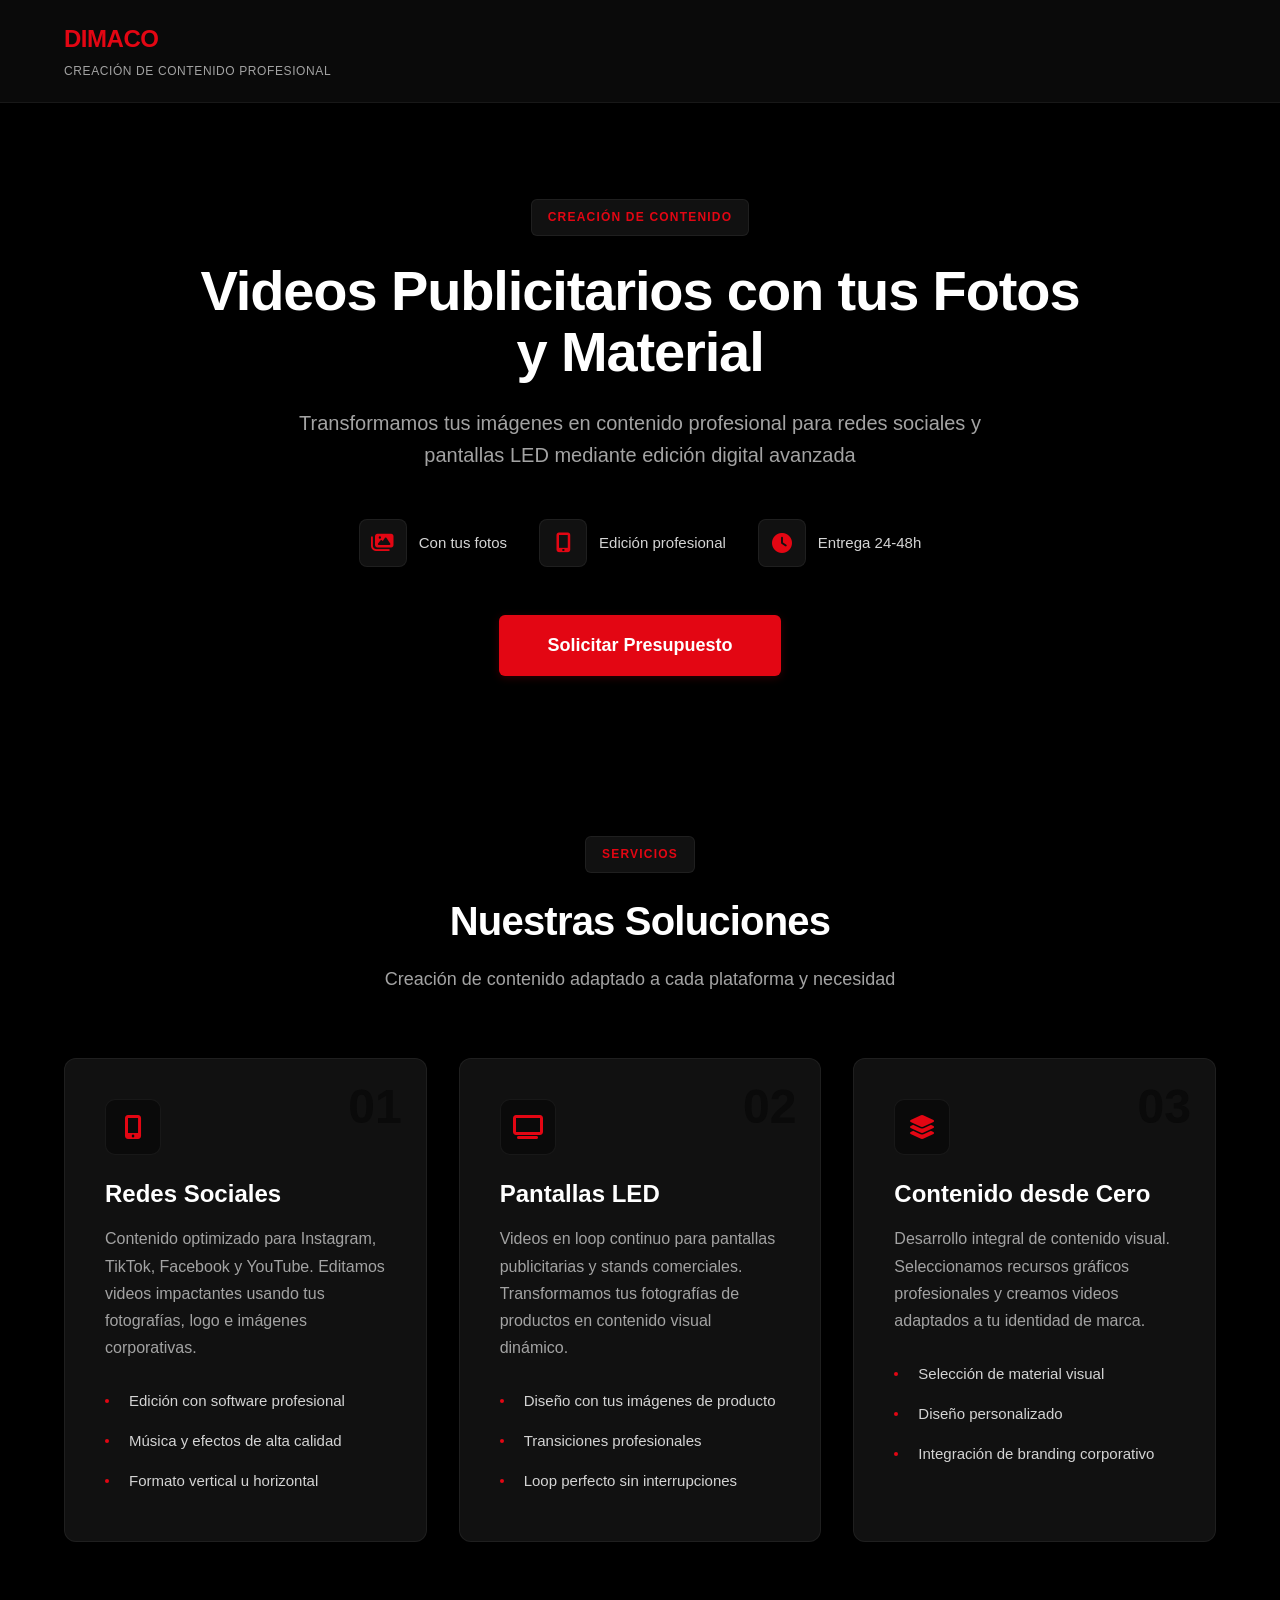
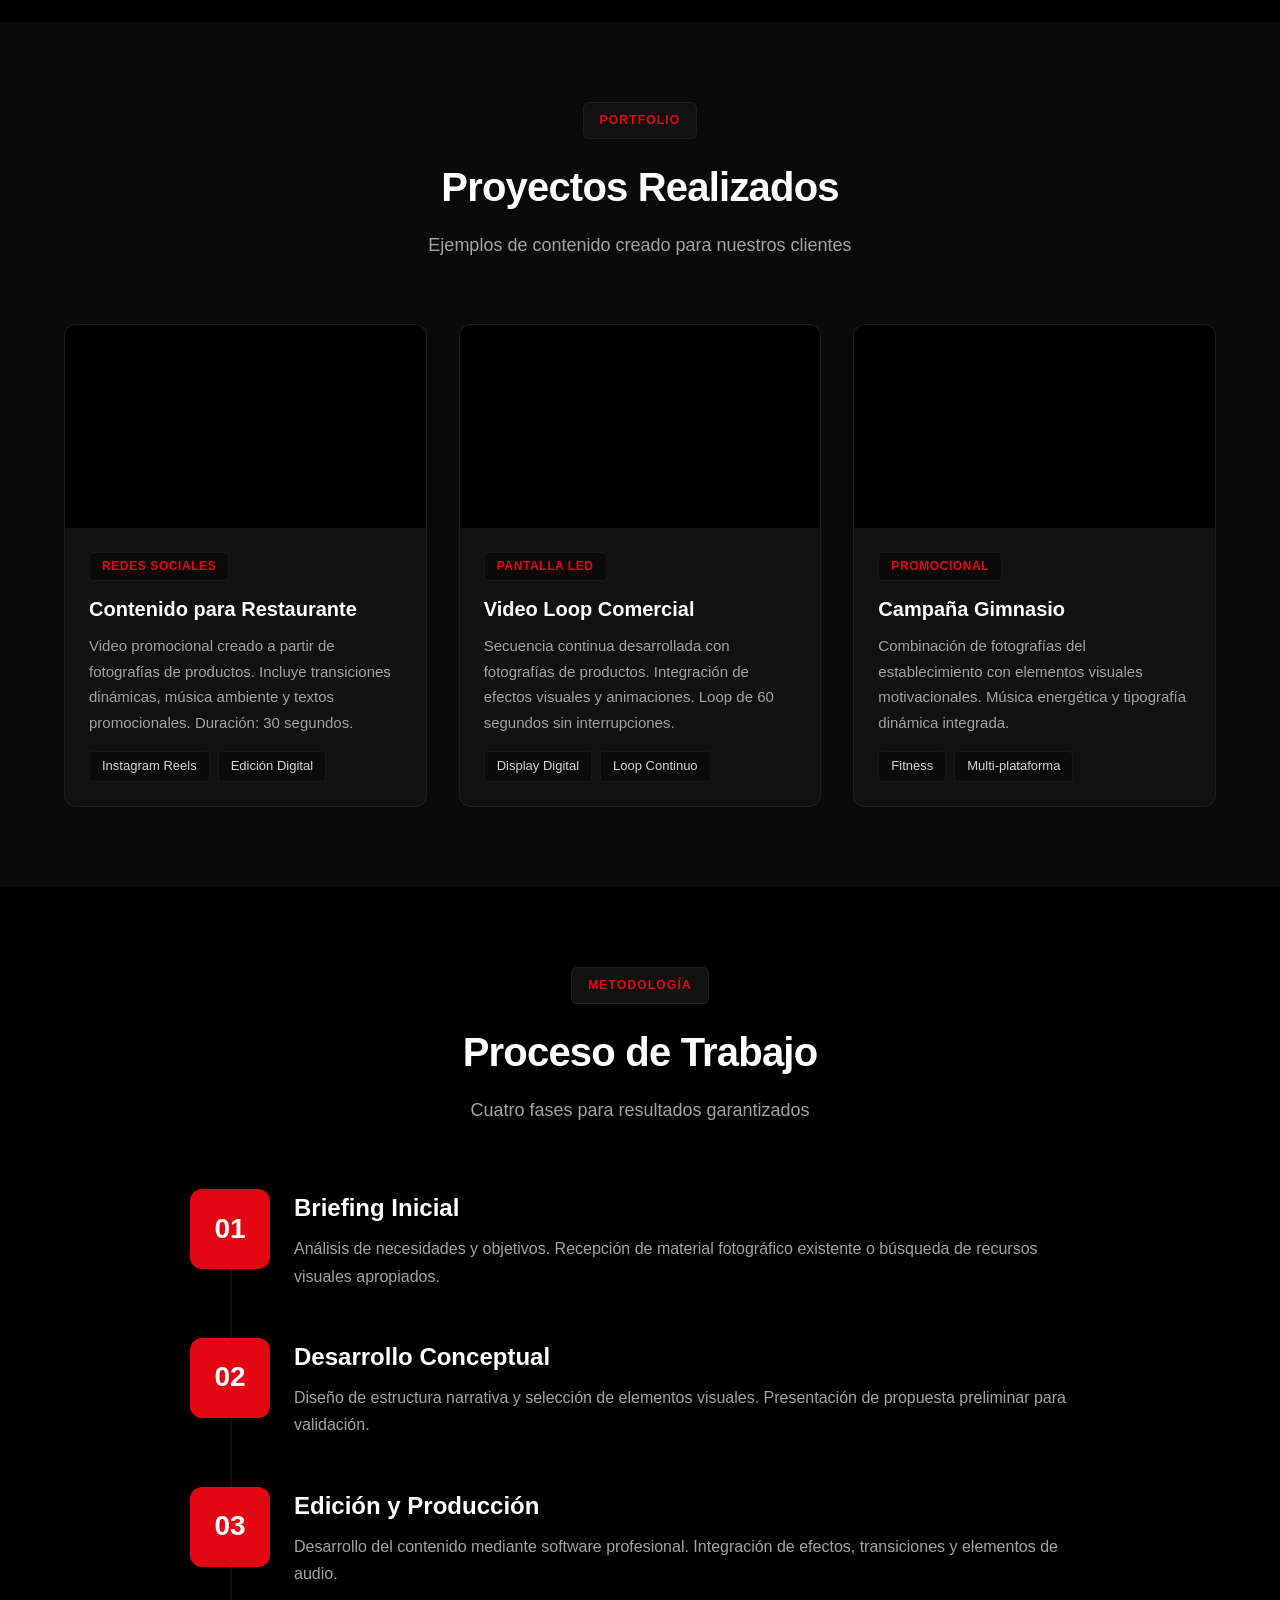
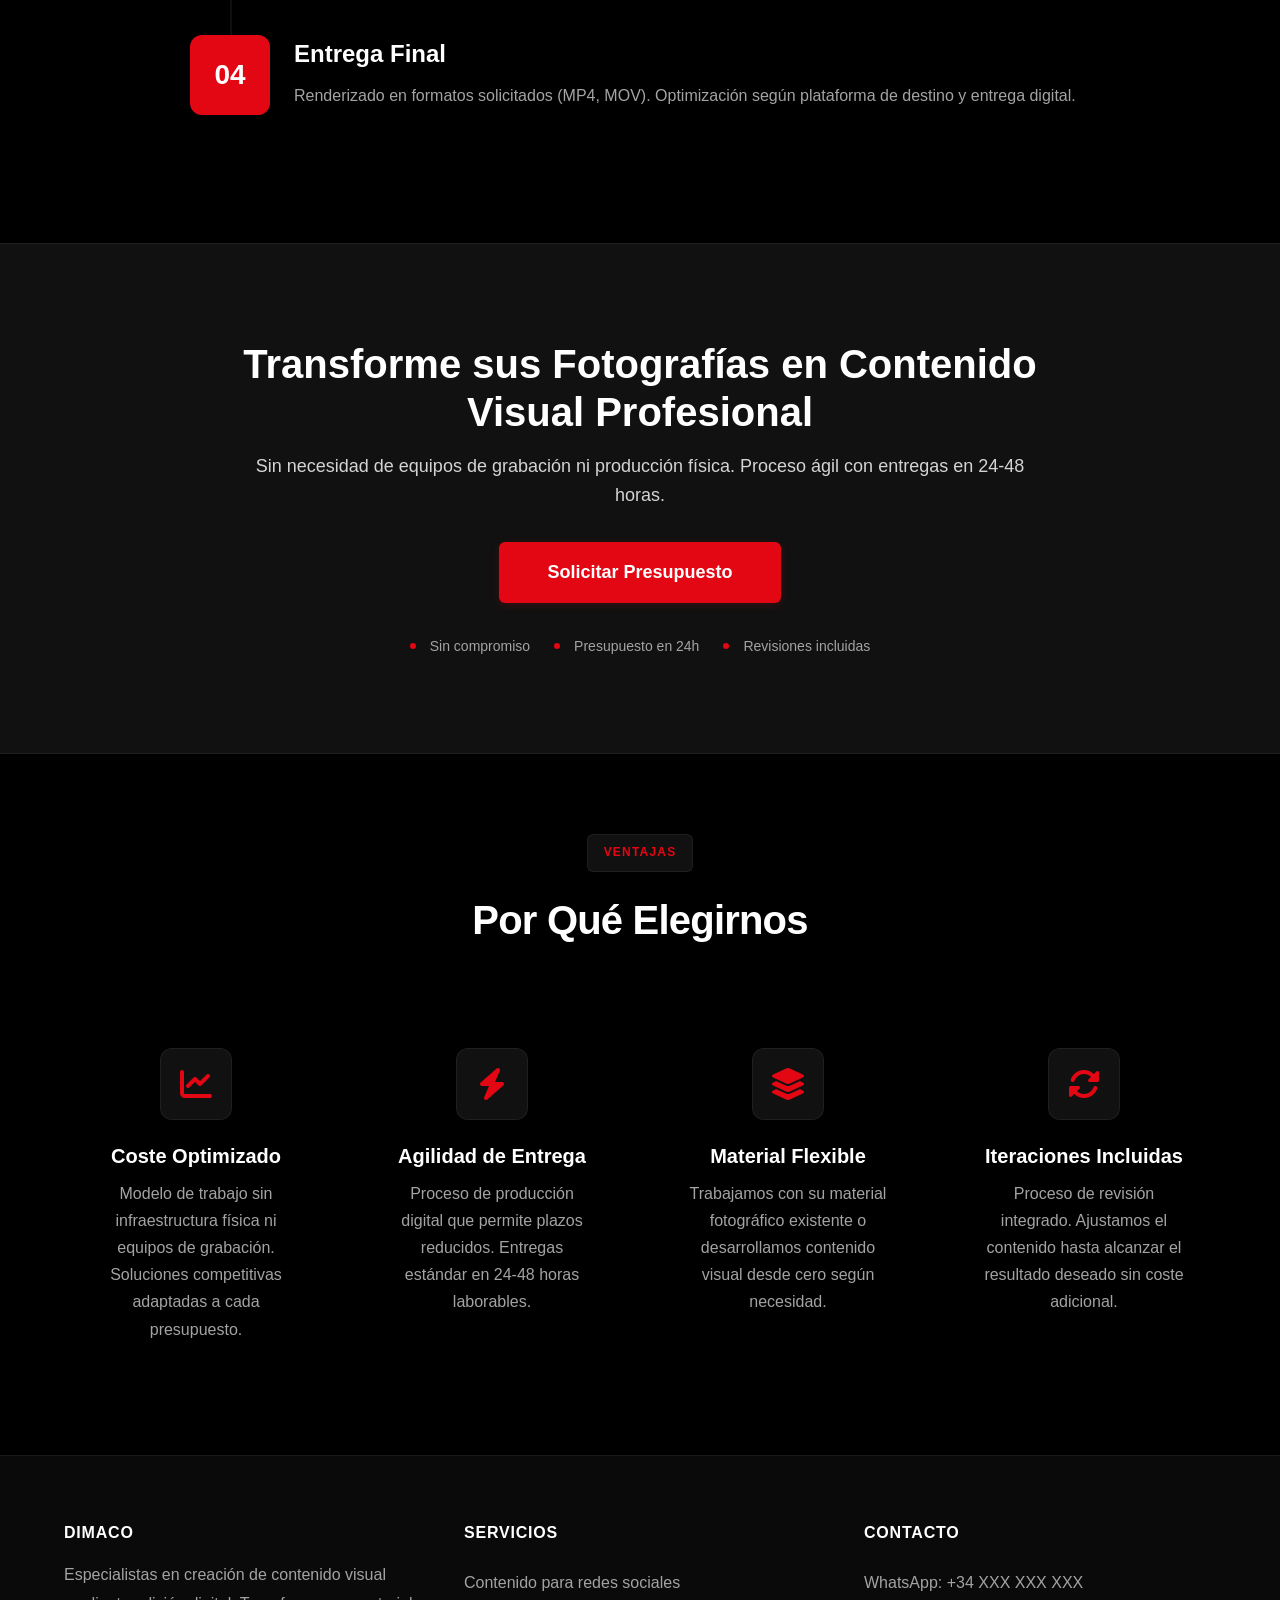
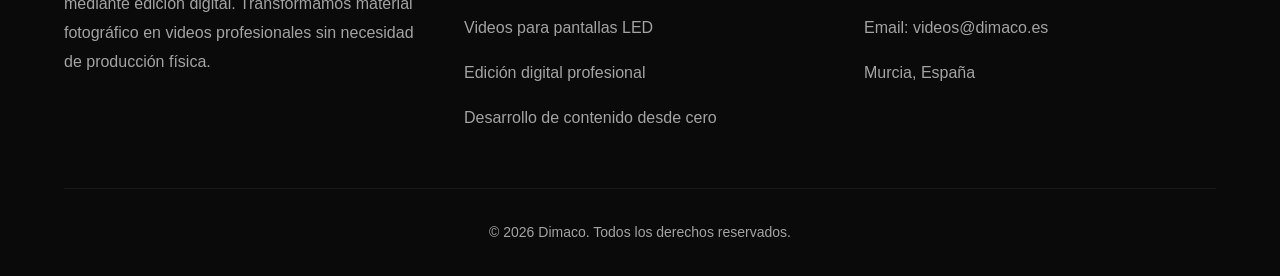
<file: Ap_ContenidoDimaco/index.html>
<!DOCTYPE html>
<html lang="es">
<head>
    <meta charset="UTF-8">
    <meta name="viewport" content="width=device-width, initial-scale=1.0">
    <title>DIMACO - Creación de Contenido Publicitario | Videos Profesionales</title>
    <link rel="stylesheet" href="videos-style.css">
    <link rel="stylesheet" href="https://cdnjs.cloudflare.com/ajax/libs/font-awesome/6.4.0/css/all.min.css">
</head>
<body>
    <header class="header">
        <div class="container">
            <div class="header-content">
                <div class="logo">
                    <h1>DIMACO</h1>
                    <span class="logo-subtitle">Creación de Contenido Profesional</span>
                </div>
            </div>
        </div>
    </header>

    <section class="hero-section">
        <div class="container">
            <div class="hero-badge-top">CREACIÓN DE CONTENIDO</div>
            <h1 class="hero-title">Videos Publicitarios con tus Fotos y Material</h1>
            <p class="hero-subtitle">Transformamos tus imágenes en contenido profesional para redes sociales y pantallas LED mediante edición digital avanzada</p>
            <div class="hero-features">
                <div class="hero-feature">
                    <div class="feature-icon">
                        <i class="fas fa-images"></i>
                    </div>
                    <span>Con tus fotos</span>
                </div>
                <div class="hero-feature">
                    <div class="feature-icon">
                        <i class="fas fa-mobile-alt"></i>
                    </div>
                    <span>Edición profesional</span>
                </div>
                <div class="hero-feature">
                    <div class="feature-icon">
                        <i class="fas fa-clock"></i>
                    </div>
                    <span>Entrega 24-48h</span>
                </div>
            </div>
            <div class="hero-cta">
                <button class="btn-primary btn-large" onclick="showVideoQuoteForm()">
                    Solicitar Presupuesto
                </button>
            </div>
        </div>
    </section>

    <section class="services-section">
        <div class="container">
            <div class="section-header">
                <span class="section-label">SERVICIOS</span>
                <h2 class="section-title">Nuestras Soluciones</h2>
                <p class="section-description">Creación de contenido adaptado a cada plataforma y necesidad</p>
            </div>
            <div class="services-grid">
                <div class="service-card">
                    <div class="service-number">01</div>
                    <div class="service-icon">
                        <i class="fas fa-mobile-alt"></i>
                    </div>
                    <h3>Redes Sociales</h3>
                    <p>Contenido optimizado para Instagram, TikTok, Facebook y YouTube. Editamos videos impactantes usando tus fotografías, logo e imágenes corporativas.</p>
                    <ul class="service-features">
                        <li>Edición con software profesional</li>
                        <li>Música y efectos de alta calidad</li>
                        <li>Formato vertical u horizontal</li>
                    </ul>
                </div>

                <div class="service-card">
                    <div class="service-number">02</div>
                    <div class="service-icon">
                        <i class="fas fa-tv"></i>
                    </div>
                    <h3>Pantallas LED</h3>
                    <p>Videos en loop continuo para pantallas publicitarias y stands comerciales. Transformamos tus fotografías de productos en contenido visual dinámico.</p>
                    <ul class="service-features">
                        <li>Diseño con tus imágenes de producto</li>
                        <li>Transiciones profesionales</li>
                        <li>Loop perfecto sin interrupciones</li>
                    </ul>
                </div>

                <div class="service-card">
                    <div class="service-number">03</div>
                    <div class="service-icon">
                        <i class="fas fa-layer-group"></i>
                    </div>
                    <h3>Contenido desde Cero</h3>
                    <p>Desarrollo integral de contenido visual. Seleccionamos recursos gráficos profesionales y creamos videos adaptados a tu identidad de marca.</p>
                    <ul class="service-features">
                        <li>Selección de material visual</li>
                        <li>Diseño personalizado</li>
                        <li>Integración de branding corporativo</li>
                    </ul>
                </div>
            </div>
        </div>
    </section>

    <section class="portfolio-section">
        <div class="container">
            <div class="section-header">
                <span class="section-label">PORTFOLIO</span>
                <h2 class="section-title">Proyectos Realizados</h2>
                <p class="section-description">Ejemplos de contenido creado para nuestros clientes</p>
            </div>
            
            <div class="videos-grid">
                <!-- Video 1 -->
                <div class="video-card">
                    <div class="video-wrapper">
                        <!-- REEMPLAZA ESTE URL CON TU VIDEO DE YOUTUBE -->
                        <iframe 
                            src="https://www.youtube.com/embed/dQw4w9WgXcQ" 
                            frameborder="0" 
                            allow="accelerometer; autoplay; clipboard-write; encrypted-media; gyroscope; picture-in-picture" 
                            allowfullscreen>
                        </iframe>
                    </div>
                    <div class="video-info">
                        <div class="video-category">REDES SOCIALES</div>
                        <h3>Contenido para Restaurante</h3>
                        <p>Video promocional creado a partir de fotografías de productos. Incluye transiciones dinámicas, música ambiente y textos promocionales. Duración: 30 segundos.</p>
                        <div class="video-specs">
                            <span class="spec-item">Instagram Reels</span>
                            <span class="spec-item">Edición Digital</span>
                        </div>
                    </div>
                </div>

                <!-- Video 2 -->
                <div class="video-card">
                    <div class="video-wrapper">
                        <!-- REEMPLAZA ESTE URL CON TU VIDEO DE YOUTUBE -->
                        <iframe 
                            src="https://www.youtube.com/embed/dQw4w9WgXcQ" 
                            frameborder="0" 
                            allow="accelerometer; autoplay; clipboard-write; encrypted-media; gyroscope; picture-in-picture" 
                            allowfullscreen>
                        </iframe>
                    </div>
                    <div class="video-info">
                        <div class="video-category">PANTALLA LED</div>
                        <h3>Video Loop Comercial</h3>
                        <p>Secuencia continua desarrollada con fotografías de productos. Integración de efectos visuales y animaciones. Loop de 60 segundos sin interrupciones.</p>
                        <div class="video-specs">
                            <span class="spec-item">Display Digital</span>
                            <span class="spec-item">Loop Continuo</span>
                        </div>
                    </div>
                </div>

                <!-- Video 3 -->
                <div class="video-card">
                    <div class="video-wrapper">
                        <!-- REEMPLAZA ESTE URL CON TU VIDEO DE YOUTUBE -->
                        <iframe 
                            src="https://www.youtube.com/embed/dQw4w9WgXcQ" 
                            frameborder="0" 
                            allow="accelerometer; autoplay; clipboard-write; encrypted-media; gyroscope; picture-in-picture" 
                            allowfullscreen>
                        </iframe>
                    </div>
                    <div class="video-info">
                        <div class="video-category">PROMOCIONAL</div>
                        <h3>Campaña Gimnasio</h3>
                        <p>Combinación de fotografías del establecimiento con elementos visuales motivacionales. Música energética y tipografía dinámica integrada.</p>
                        <div class="video-specs">
                            <span class="spec-item">Fitness</span>
                            <span class="spec-item">Multi-plataforma</span>
                        </div>
                    </div>
                </div>
            </div>
        </div>
    </section>

    <section class="process-section">
        <div class="container">
            <div class="section-header">
                <span class="section-label">METODOLOGÍA</span>
                <h2 class="section-title">Proceso de Trabajo</h2>
                <p class="section-description">Cuatro fases para resultados garantizados</p>
            </div>
            
            <div class="process-timeline">
                <div class="process-item">
                    <div class="process-step-number">01</div>
                    <div class="process-content">
                        <h3>Briefing Inicial</h3>
                        <p>Análisis de necesidades y objetivos. Recepción de material fotográfico existente o búsqueda de recursos visuales apropiados.</p>
                    </div>
                </div>
                
                <div class="process-item">
                    <div class="process-step-number">02</div>
                    <div class="process-content">
                        <h3>Desarrollo Conceptual</h3>
                        <p>Diseño de estructura narrativa y selección de elementos visuales. Presentación de propuesta preliminar para validación.</p>
                    </div>
                </div>
                
                <div class="process-item">
                    <div class="process-step-number">03</div>
                    <div class="process-content">
                        <h3>Edición y Producción</h3>
                        <p>Desarrollo del contenido mediante software profesional. Integración de efectos, transiciones y elementos de audio.</p>
                    </div>
                </div>
                
                <div class="process-item">
                    <div class="process-step-number">04</div>
                    <div class="process-content">
                        <h3>Entrega Final</h3>
                        <p>Renderizado en formatos solicitados (MP4, MOV). Optimización según plataforma de destino y entrega digital.</p>
                    </div>
                </div>
            </div>
        </div>
    </section>

    <section class="cta-section" id="contacto">
        <div class="container">
            <div class="cta-content">
                <div class="cta-text">
                    <h2>Transforme sus Fotografías en Contenido Visual Profesional</h2>
                    <p>Sin necesidad de equipos de grabación ni producción física. Proceso ágil con entregas en 24-48 horas.</p>
                    <button class="btn-primary btn-large" onclick="showVideoQuoteForm()">
                        Solicitar Presupuesto
                    </button>
                    <div class="cta-features">
                        <span class="cta-feature">Sin compromiso</span>
                        <span class="cta-feature">Presupuesto en 24h</span>
                        <span class="cta-feature">Revisiones incluidas</span>
                    </div>
                </div>
            </div>
        </div>
    </section>

    <section class="benefits-section">
        <div class="container">
            <div class="section-header">
                <span class="section-label">VENTAJAS</span>
                <h2 class="section-title">Por Qué Elegirnos</h2>
            </div>
            <div class="benefits-grid">
                <div class="benefit-card">
                    <div class="benefit-icon">
                        <i class="fas fa-chart-line"></i>
                    </div>
                    <h3>Coste Optimizado</h3>
                    <p>Modelo de trabajo sin infraestructura física ni equipos de grabación. Soluciones competitivas adaptadas a cada presupuesto.</p>
                </div>
                <div class="benefit-card">
                    <div class="benefit-icon">
                        <i class="fas fa-bolt"></i>
                    </div>
                    <h3>Agilidad de Entrega</h3>
                    <p>Proceso de producción digital que permite plazos reducidos. Entregas estándar en 24-48 horas laborables.</p>
                </div>
                <div class="benefit-card">
                    <div class="benefit-icon">
                        <i class="fas fa-layer-group"></i>
                    </div>
                    <h3>Material Flexible</h3>
                    <p>Trabajamos con su material fotográfico existente o desarrollamos contenido visual desde cero según necesidad.</p>
                </div>
                <div class="benefit-card">
                    <div class="benefit-icon">
                        <i class="fas fa-sync-alt"></i>
                    </div>
                    <h3>Iteraciones Incluidas</h3>
                    <p>Proceso de revisión integrado. Ajustamos el contenido hasta alcanzar el resultado deseado sin coste adicional.</p>
                </div>
            </div>
        </div>
    </section>

    <footer class="footer">
        <div class="container">
            <div class="footer-content">
                <div class="footer-section">
                    <h3>DIMACO</h3>
                    <p>Especialistas en creación de contenido visual mediante edición digital. Transformamos material fotográfico en videos profesionales sin necesidad de producción física.</p>
                </div>
                <div class="footer-section">
                    <h3>Servicios</h3>
                    <ul class="footer-list">
                        <li>Contenido para redes sociales</li>
                        <li>Videos para pantallas LED</li>
                        <li>Edición digital profesional</li>
                        <li>Desarrollo de contenido desde cero</li>
                    </ul>
                </div>
                <div class="footer-section">
                    <h3>Contacto</h3>
                    <ul class="footer-list">
                        <li>WhatsApp: +34 XXX XXX XXX</li>
                        <li>Email: videos@dimaco.es</li>
                        <li>Murcia, España</li>
                    </ul>
                </div>
            </div>
            <div class="footer-bottom">
                <p>&copy; 2026 Dimaco. Todos los derechos reservados.</p>
            </div>
        </div>
    </footer>

    <!-- SCRIPTS -->
    <script src="config.js"></script>
    <script src="sistema-whatsapp-videos.js"></script>
</body>
</html>
</file>
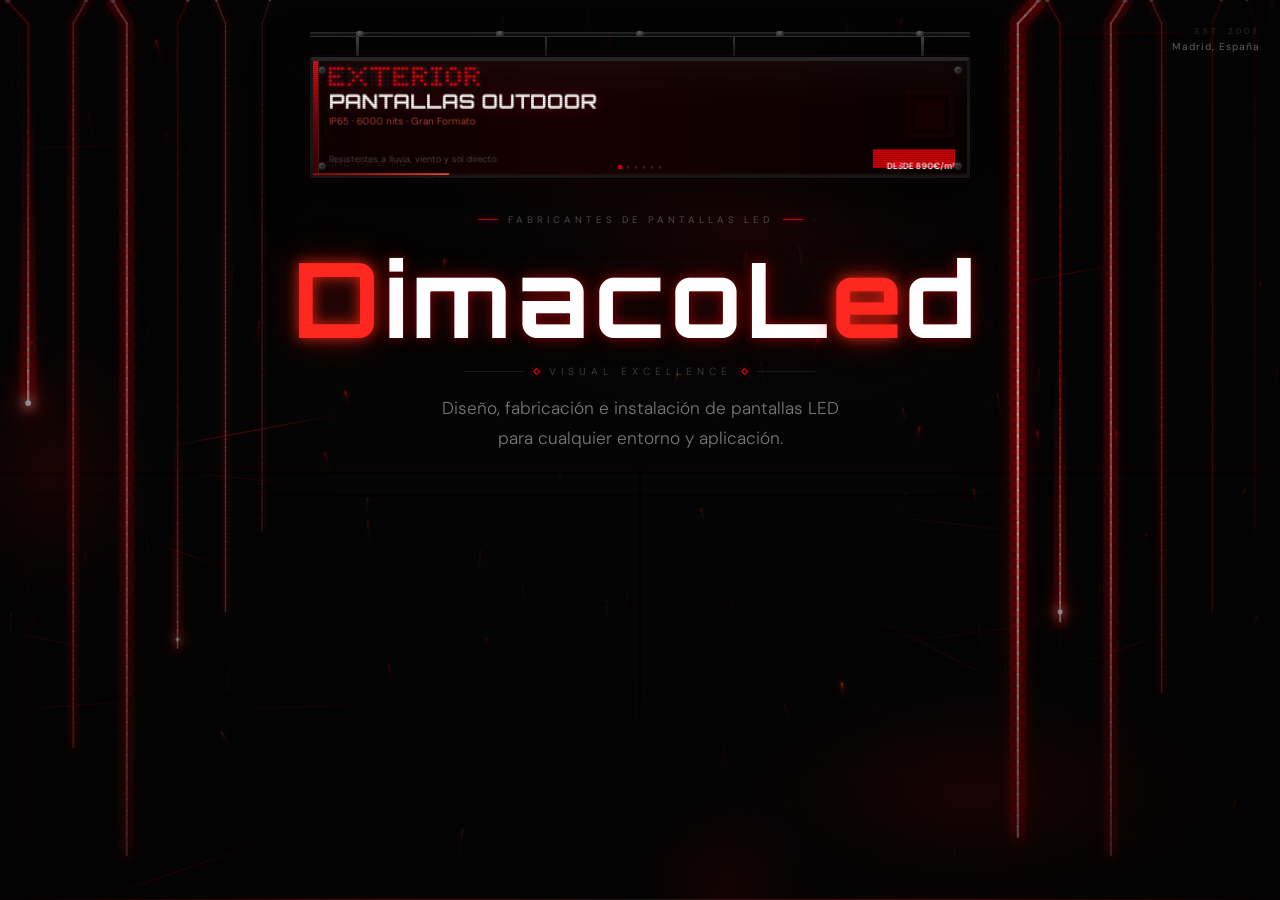
<file: portada.html>
<!DOCTYPE html>
<html lang="es">
<head>
<meta charset="UTF-8">
<meta name="viewport" content="width=device-width, initial-scale=1.0">
<title>DimacoLed — Pantallas LED Profesionales</title>
<link rel="preconnect" href="https://fonts.googleapis.com">
<link href="https://fonts.googleapis.com/css2?family=Orbitron:wght@400;500;700;900&family=DM+Sans:wght@300;400;500&display=swap" rel="stylesheet">
<style>
*,*::before,*::after{box-sizing:border-box;margin:0;padding:0}
:root{--red:#e8000a;--red2:#ff2820}
html,body{background:#070707;overflow-x:hidden;-webkit-font-smoothing:antialiased}

.hero {
  position: relative;
  width: 100%;
  min-height: 100vh;
  display: flex;
  flex-direction: column;
  align-items: center;
  justify-content: flex-start;
  overflow: hidden;
  background: #070707;
  padding-top: clamp(16px, 3vw, 32px);
  padding-bottom: clamp(24px, 4vw, 48px);
}

/* Viñeta central — deja los bordes oscuros */
.hero::before {
  content:''; position:absolute; inset:0; z-index:3; pointer-events:none;
  background: radial-gradient(ellipse 75% 70% at 50% 40%, transparent 25%, rgba(4,2,2,0.78) 100%);
}

/* Scanlines sutiles */
.hero::after {
  content:''; position:absolute; inset:0; z-index:4; pointer-events:none;
  background: repeating-linear-gradient(0deg, transparent, transparent 3px, rgba(0,0,0,0.06) 3px, rgba(0,0,0,0.06) 4px);
}

#bgCanvas  { position:absolute; inset:0; width:100%; height:100%; z-index:1; }
#ledCanvas { position:absolute; inset:0; width:100%; height:100%; z-index:2; }

@media(max-width:600px){ #ledCanvas { opacity: 0.4; } }

/* ══ SCREEN ASSEMBLY ══ */
.screen-assembly {
  position: relative; z-index: 12;
  display: flex; flex-direction: column; align-items: center;
  width: min(660px, 92vw); flex-shrink: 0;
}
.mount-rail {
  width: 100%; height: 5px;
  background: linear-gradient(180deg,#2e2e2e,#111 60%,#0a0a0a);
  border-bottom: 1px solid rgba(255,255,255,0.05);
  display: flex; justify-content: space-between; align-items: flex-end; padding: 0 7%;
}
.rail-bolt { width:8px; height:5px; background:radial-gradient(circle at 40% 30%,#666,#1a1a1a); border-radius:2px 2px 0 0; }
.cables-row { width:86%; display:flex; justify-content:space-between; height:clamp(10px,2.5vw,20px); }
.cable { width:2px; background:linear-gradient(180deg,#3a3a3a,#1a1a1a); }
.cable.main { width:3px; background:linear-gradient(180deg,#484848,#222); }
.screen-body {
  width: 100%; background: #050506;
  border: 3px solid #161616; border-top: 4px solid #252525; border-radius: 2px;
  box-shadow: 0 0 0 1px rgba(0,0,0,0.9), 0 0 0 2px rgba(232,0,10,0.07), 0 14px 55px rgba(0,0,0,0.85), inset 0 0 30px rgba(0,0,0,0.5);
  position: relative; overflow: hidden;
}
.screen-body::after {
  content:''; position:absolute; inset:0; z-index:20; pointer-events:none;
  background: repeating-linear-gradient(0deg,transparent,transparent 1px,rgba(0,0,0,0.16) 1px,rgba(0,0,0,0.16) 2px);
}
.screen-glass { position:absolute; top:0; left:0; right:0; height:35%; z-index:19; pointer-events:none; background:linear-gradient(180deg,rgba(255,255,255,0.03) 0%,transparent 100%); }
.screw { position:absolute; width:8px; height:8px; border-radius:50%; z-index:21; background:radial-gradient(circle at 35% 35%,#555,#111); border:1px solid #2a2a2a; box-shadow:inset 0 1px 2px rgba(255,255,255,0.1); }
.screw::before,.screw::after{content:'';position:absolute;background:rgba(0,0,0,0.5);top:50%;left:50%;transform:translate(-50%,-50%)}
.screw::before{width:5px;height:1px} .screw::after{width:1px;height:5px}
.screw.tl{top:5px;left:5px} .screw.tr{top:5px;right:5px} .screw.bl{bottom:5px;left:5px} .screw.br{bottom:5px;right:5px}
.vent{position:absolute;top:50%;transform:translateY(-50%);width:4px;height:38%;z-index:21;display:flex;flex-direction:column;gap:3px;padding:2px 0}
.vent.left{left:13px} .vent.right{right:13px}
.vent-slot{flex:1;background:rgba(0,0,0,0.55);border-radius:1px;border:.5px solid rgba(255,255,255,0.04)}
.status-led{position:absolute;bottom:7px;right:14px;z-index:22;display:flex;align-items:center;gap:5px}
.status-dot{width:5px;height:5px;border-radius:50%;background:var(--red);box-shadow:0 0 6px var(--red);animation:sPulse 2.2s ease-in-out infinite}
@keyframes sPulse{0%,100%{opacity:1}47%,53%{opacity:0.2}}
.status-txt{font-family:'DM Sans',sans-serif;font-size:7px;letter-spacing:2px;text-transform:uppercase;color:rgba(232,0,10,0.55)}
.model-tag{position:absolute;bottom:7px;left:14px;z-index:22;font-family:'Orbitron',sans-serif;font-size:7px;letter-spacing:2px;color:rgba(255,255,255,0.1)}
#screenCanvas { display:block; width:100%; }

/* ══ CONTENIDO ══ */
.content {
  position: relative; z-index: 10; text-align: center;
  padding: clamp(18px,4vw,28px) clamp(16px,5vw,32px) 0;
  max-width: 820px; width: 100%;
  animation: fadeUp 1.4s cubic-bezier(0.16,1,0.3,1) both; animation-delay: 0.5s;
}
@keyframes fadeUp{from{opacity:0;transform:translateY(22px)}to{opacity:1;transform:translateY(0)}}

.eyebrow {
  display:inline-flex; align-items:center; gap:10px; margin-bottom:clamp(12px,2.5vw,20px);
  font-family:'DM Sans',sans-serif; font-size:clamp(0.48rem,1.3vw,0.6rem); font-weight:500;
  letter-spacing:4px; text-transform:uppercase; color:rgba(255,255,255,0.28);
}
.eyebrow-rule{width:20px;height:1px;background:var(--red);box-shadow:0 0 7px var(--red)}

.brand {
  font-family:'Orbitron',sans-serif; font-weight:700;
  font-size: clamp(2.2rem, 10vw, 6.5rem);
  line-height:1; letter-spacing:0.04em; color:#fff; display:inline-block;
}
.brand .letter{display:inline-block;color:rgba(255,255,255,0.07);text-shadow:none}
.brand .letter.accent{color:rgba(232,0,10,0.1)}
.brand .letter.flash{animation:ledFlash .22s forwards}
.brand .letter.accent.flash{animation:ledFlashRed .22s forwards}
.brand .letter.on{color:#fff;text-shadow:0 0 12px rgba(232,0,10,0.5),0 0 30px rgba(232,0,10,0.2)}
.brand .letter.accent.on{color:var(--red2);text-shadow:0 0 14px rgba(255,40,20,0.85),0 0 36px rgba(255,20,10,0.4)}
@keyframes ledFlash{0%{color:rgba(255,255,255,0.07);text-shadow:none}18%{color:#fff;text-shadow:0 0 60px #fff,0 0 100px rgba(232,0,10,0.7)}38%{color:rgba(255,255,255,0.25);text-shadow:none}55%{color:#fff;text-shadow:0 0 30px rgba(232,0,10,0.6)}100%{color:#fff;text-shadow:0 0 12px rgba(232,0,10,0.5),0 0 30px rgba(232,0,10,0.2)}}
@keyframes ledFlashRed{0%{color:rgba(232,0,10,0.1);text-shadow:none}18%{color:#fff;text-shadow:0 0 60px #fff,0 0 100px rgba(255,40,20,0.9)}38%{color:rgba(255,40,20,0.3);text-shadow:none}55%{color:var(--red2);text-shadow:0 0 30px rgba(255,40,20,0.9)}100%{color:var(--red2);text-shadow:0 0 14px rgba(255,40,20,0.85),0 0 36px rgba(255,20,10,0.4)}}
.brand-cursor{display:inline-block;width:.1em;height:.72em;background:var(--red);margin-left:.06em;vertical-align:middle;opacity:0;box-shadow:0 0 10px var(--red);animation:cBlink .9s 2.8s step-end infinite}
@keyframes cBlink{0%,100%{opacity:0}50%{opacity:1}}

.mark-row{display:flex;align-items:center;justify-content:center;gap:10px;margin:clamp(10px,2vw,15px) 0}
.mark-line{flex:1;max-width:60px;height:1px;background:rgba(255,255,255,0.08)}
.mark-diamond{width:5px;height:5px;border:1.5px solid var(--red);transform:rotate(45deg);box-shadow:0 0 8px rgba(232,0,10,0.5)}
.mark-sub{font-family:'DM Sans',sans-serif;font-weight:300;font-size:clamp(0.5rem,1.2vw,0.65rem);letter-spacing:5px;text-transform:uppercase;color:rgba(255,255,255,0.24)}

.tagline{
  font-family:'DM Sans',sans-serif;font-weight:300;
  font-size:clamp(0.78rem,2.2vw,1.08rem);
  color:rgba(255,255,255,0.46);line-height:1.75;
  max-width:420px;margin:0 auto;
}

.corner{position:absolute;top:26px;right:20px;z-index:15;text-align:right;font-family:'DM Sans',sans-serif}
.corner-top{font-size:0.52rem;letter-spacing:3px;text-transform:uppercase;color:rgba(255,255,255,0.15);margin-bottom:3px}
.corner-bot{font-size:0.63rem;font-weight:500;letter-spacing:1px;color:rgba(255,255,255,0.32)}
@media(max-width:480px){ .corner{ display:none; } }

.footer-line{
  position:absolute;bottom:0;left:0;right:0;height:1px;z-index:15;
  background:linear-gradient(90deg,transparent 0%,rgba(232,0,10,0.4) 30%,rgba(255,255,255,0.08) 50%,rgba(232,0,10,0.4) 70%,transparent 100%);
}
</style>
</head>
<body>
<section class="hero">
  <canvas id="bgCanvas"></canvas>
  <canvas id="ledCanvas"></canvas>

  <div class="screen-assembly" id="screenAssembly">
    <div class="mount-rail">
      <div class="rail-bolt"></div><div class="rail-bolt"></div><div class="rail-bolt"></div><div class="rail-bolt"></div><div class="rail-bolt"></div>
    </div>
    <div class="cables-row">
      <div class="cable main"></div><div class="cable"></div><div class="cable"></div><div class="cable main"></div>
    </div>
    <div class="screen-body" id="screenBody">
      <div class="screen-glass"></div>
      <div class="screw tl"></div><div class="screw tr"></div><div class="screw bl"></div><div class="screw br"></div>
      <div class="vent left"><div class="vent-slot"></div><div class="vent-slot"></div><div class="vent-slot"></div><div class="vent-slot"></div></div>
      <div class="vent right"><div class="vent-slot"></div><div class="vent-slot"></div><div class="vent-slot"></div><div class="vent-slot"></div></div>
      <div class="status-led"><div class="status-dot"></div><span class="status-txt">ON · LIVE</span></div>
      <div class="model-tag">DMC-P2.5-HD</div>
      <canvas id="screenCanvas"></canvas>
    </div>
  </div>

  <div class="content">
    <div class="eyebrow"><span class="eyebrow-rule"></span>Fabricantes de Pantallas LED<span class="eyebrow-rule"></span></div>
    <div style="position:relative;display:inline-block;">
      <h1 class="brand" id="brandTitle"></h1>
      <span class="brand-cursor"></span>
    </div>
    <div class="mark-row">
      <div class="mark-line"></div><div class="mark-diamond"></div>
      <p class="mark-sub">Visual Excellence</p>
      <div class="mark-diamond"></div><div class="mark-line"></div>
    </div>
    <p class="tagline">Diseño, fabricación e instalación de pantallas LED<br>para cualquier entorno y aplicación.</p>
  </div>

  <div class="corner"><div class="corner-top">Est. 2008</div><div class="corner-bot">Madrid, España</div></div>
  <div class="footer-line"></div>
</section>

<script>
/* ══ TÍTULO ══ */
(function(){
  const text='DimacoLed',acc=new Set([0,7]),el=document.getElementById('brandTitle');
  text.split('').forEach((ch,i)=>{
    const s=document.createElement('span');
    s.className='letter'+(acc.has(i)?' accent':'');
    s.textContent=ch; el.appendChild(s);
  });
  [...el.querySelectorAll('.letter')].forEach((s,i)=>{
    setTimeout(()=>s.classList.add('flash'),700+i*110);
    setTimeout(()=>{s.classList.remove('flash');s.classList.add('on');},700+i*110+320);
  });
})();


/* ══════════════════════════════════════════
   FONDO ATMOSFÉRICO — versión profesional
   Capas:
   1. Nebulosas de luz roja muy suaves (larga vida, movimiento mínimo)
   2. Partículas flotantes — puntos de luz pura, sin grid, sin texto
   3. Filamentos de energía — líneas muy finas con fade suave
   4. Ondas de propagación lentas — pulsos casi imperceptibles
══════════════════════════════════════════ */
(function(){
  const cv=document.getElementById('bgCanvas');
  const cx=cv.getContext('2d');
  function resize(){ cv.width=window.innerWidth; cv.height=window.innerHeight; }
  resize();

  /* ── 1. Nebulosa — manchas de calor difusas ── */
  class Nebula{
    constructor(ini){
      const W=cv.width,H=cv.height;
      // Distribuimos en zonas: bordes y centro-bajo para no tapar el contenido
      const zone=Math.floor(Math.random()*4);
      if(zone===0){this.x=W*(0.0+Math.random()*0.28);this.y=H*(0.1+Math.random()*0.8);}
      else if(zone===1){this.x=W*(0.72+Math.random()*0.28);this.y=H*(0.1+Math.random()*0.8);}
      else if(zone===2){this.x=W*(0.2+Math.random()*0.6);this.y=H*(0.65+Math.random()*0.35);}
      else{this.x=W*(0.1+Math.random()*0.8);this.y=H*(0.0+Math.random()*0.25);}
      this.rx=120+Math.random()*260; this.ry=80+Math.random()*180;
      this.baseA=0.018+Math.random()*0.03;
      this.ph=ini?Math.random()*Math.PI*2:0;
      this.spd=0.00008+Math.random()*0.00015;
      this.vx=(Math.random()-0.5)*0.0025; this.vy=(Math.random()-0.5)*0.0015;
    }
    upd(dt){ this.ph+=this.spd*dt; this.x+=this.vx*dt; this.y+=this.vy*dt; }
    drw(){
      const a=this.baseA*(0.5+0.5*Math.sin(this.ph));
      if(a<0.002) return;
      cx.save(); cx.scale(1, this.ry/this.rx);
      const yS=this.y*(this.rx/this.ry);
      const g=cx.createRadialGradient(this.x,yS,0,this.x,yS,this.rx);
      g.addColorStop(0,   `rgba(200,0,6,${a})`);
      g.addColorStop(0.4, `rgba(140,0,4,${a*0.45})`);
      g.addColorStop(0.75,`rgba(60,0,2,${a*0.1})`);
      g.addColorStop(1,   'rgba(0,0,0,0)');
      cx.fillStyle=g; cx.beginPath(); cx.arc(this.x,yS,this.rx,0,Math.PI*2); cx.fill();
      cx.restore();
    }
  }

  /* ── 2. Partícula flotante ── */
  class Particle{
    constructor(ini){
      const W=cv.width,H=cv.height;
      this.x=Math.random()*W; this.y=ini?Math.random()*H:H+4;
      // Velocidad muy lenta — flotación natural
      this.vx=(Math.random()-0.5)*0.012;
      this.vy=-(0.008+Math.random()*0.018);
      // Tamaño mínimo — solo puntos de luz
      this.r=0.4+Math.random()*1.0;
      this.maxA=0.12+Math.random()*0.28;
      this.ph=Math.random()*Math.PI*2;
      this.spd=0.0006+Math.random()*0.001;
      // Ciclo de vida
      this.life=ini?Math.random()*18000:0;
      this.maxL=12000+Math.random()*14000;
      // Tipo: rojo puro (70%), naranja cálido (20%), blanco tenue (10%)
      this.type=Math.random()<0.7?0:Math.random()<0.67?1:2;
    }
    get alpha(){
      const p=this.life/this.maxL;
      const env=p<0.12?(p/0.12):p>0.82?((1-p)/0.18):1;
      return env*this.maxA*(0.55+0.45*Math.sin(this.ph));
    }
    upd(dt){
      this.life+=dt; this.ph+=this.spd*dt;
      this.x+=this.vx*dt; this.y+=this.vy*dt;
      // Deriva horizontal suave
      this.vx+=(Math.random()-0.5)*0.0002;
      this.vx=Math.max(-0.025,Math.min(0.025,this.vx));
      if(this.life>this.maxL||this.y<-6) this.rst();
    }
    rst(){
      const W=cv.width,H=cv.height;
      this.x=Math.random()*W; this.y=H+4;
      this.vx=(Math.random()-0.5)*0.012; this.vy=-(0.008+Math.random()*0.018);
      this.life=0; this.maxL=12000+Math.random()*14000;
      this.ph=Math.random()*Math.PI*2;
    }
    drw(){
      const a=this.alpha; if(a<0.005) return;
      cx.save();
      const col=this.type===0?`rgba(220,10,10,${a})`:this.type===1?`rgba(255,80,20,${a*0.75})`:`rgba(240,200,180,${a*0.5})`;
      cx.fillStyle=col;
      cx.beginPath(); cx.arc(this.x,this.y,this.r,0,Math.PI*2); cx.fill();
      // Halo muy suave para las más brillantes
      if(a>0.18){
        const g=cx.createRadialGradient(this.x,this.y,0,this.x,this.y,this.r*5);
        g.addColorStop(0,`rgba(200,0,6,${a*0.22})`); g.addColorStop(1,'rgba(0,0,0,0)');
        cx.fillStyle=g; cx.beginPath(); cx.arc(this.x,this.y,this.r*5,0,Math.PI*2); cx.fill();
      }
      cx.restore();
    }
  }

  /* ── 3. Filamento de energía ── */
  class Filament{
    constructor(ini){ this.rst(ini); }
    rst(ini){
      const W=cv.width,H=cv.height;
      // Origen: siempre en los bordes laterales para no cruzar el centro
      const side=Math.random()<0.5;
      this.x0=side?Math.random()*W*0.22:W*(0.78+Math.random()*0.22);
      this.y0=Math.random()*H;
      // Extremo: va hacia el interior pero no demasiado
      const ang=(side?0:-Math.PI)+(Math.random()-0.5)*1.1;
      const len=60+Math.random()*140;
      this.x1=this.x0+Math.cos(ang)*len; this.y1=this.y0+Math.sin(ang)*len;
      this.maxA=0.06+Math.random()*0.09;
      this.life=ini?Math.random()*5000:0;
      this.maxL=3000+Math.random()*5000;
      this.w=0.3+Math.random()*0.5;
    }
    upd(dt){
      this.life+=dt;
      if(this.life>this.maxL) this.rst(false);
    }
    drw(){
      const p=this.life/this.maxL;
      const env=p<0.15?(p/0.15):p>0.7?((1-p)/0.3):1;
      const a=this.maxA*env; if(a<0.004) return;
      const g=cx.createLinearGradient(this.x0,this.y0,this.x1,this.y1);
      g.addColorStop(0,'rgba(200,0,8,0)');
      g.addColorStop(0.35,`rgba(220,0,8,${a})`);
      g.addColorStop(0.65,`rgba(200,0,8,${a*0.7})`);
      g.addColorStop(1,'rgba(200,0,8,0)');
      cx.save(); cx.beginPath(); cx.moveTo(this.x0,this.y0); cx.lineTo(this.x1,this.y1);
      cx.strokeStyle=g; cx.lineWidth=this.w; cx.stroke(); cx.restore();
    }
  }

  /* ── 4. Onda de propagación ── */
  class Wave{
    constructor(){ this.active=false; this.cd=6000+Math.random()*12000; this.newPos(); }
    newPos(){
      const W=cv.width,H=cv.height;
      // Solo en esquinas/bordes
      const edge=Math.floor(Math.random()*4);
      if(edge===0){this.x=W*Math.random()*0.3;this.y=H*Math.random()*0.4;}
      else if(edge===1){this.x=W*(0.7+Math.random()*0.3);this.y=H*Math.random()*0.4;}
      else if(edge===2){this.x=W*Math.random()*0.3;this.y=H*(0.6+Math.random()*0.4);}
      else{this.x=W*(0.7+Math.random()*0.3);this.y=H*(0.6+Math.random()*0.4);}
      this.maxR=90+Math.random()*130;
      this.maxA=0.055+Math.random()*0.06;
    }
    upd(dt){
      this.cd-=dt;
      if(this.cd<=0&&!this.active){this.active=true;this.r=0;}
      if(this.active){
        this.r+=0.032*dt;
        if(this.r>=this.maxR){this.active=false;this.cd=6000+Math.random()*12000;this.newPos();}
      }
    }
    drw(){
      if(!this.active||this.r<=0) return;
      const prog=this.r/this.maxR, a=this.maxA*(1-prog)*(1-prog);
      if(a<0.003) return;
      cx.save();
      cx.beginPath(); cx.arc(this.x,this.y,this.r,0,Math.PI*2);
      cx.strokeStyle=`rgba(210,0,8,${a})`; cx.lineWidth=0.8; cx.stroke();
      cx.restore();
    }
  }

  /* ── 5. Grid de perspectiva — plano técnico tenue ── */
  // Se dibuja una sola vez en un offscreen canvas y se compone encima
  let gridCanvas=null;
  function buildGrid(W,H){
    gridCanvas=document.createElement('canvas');
    gridCanvas.width=W; gridCanvas.height=H;
    const g=gridCanvas.getContext('2d');

    // Grid horizontal — líneas paralelas que convergen en horizonte central
    const LINES=18, hor=H*0.52;
    for(let i=0;i<=LINES;i++){
      const t=i/LINES;
      // Perspectiva: las líneas se comprimen hacia el horizonte
      const ease=Math.pow(t,1.6);
      const y=hor+(H*0.55)*ease;
      if(y>H+2) continue;
      const alpha=0.028*(1-t*0.7);
      g.beginPath(); g.moveTo(0,y); g.lineTo(W,y);
      g.strokeStyle=`rgba(180,0,6,${alpha})`; g.lineWidth=0.5; g.stroke();
    }

    // Grid vertical — líneas que divergen desde punto de fuga central
    const VLINES=22, vx=W*0.5;
    for(let i=0;i<=VLINES;i++){
      const t=i/VLINES; // 0 = centro, 1 = extremo
      const spread=(t-0.5)*2; // -1 a 1
      const xTop=vx+spread*W*0.38;
      const xBot=vx+spread*W*1.1;
      const alpha=0.022*(1-Math.abs(spread)*0.55);
      g.beginPath(); g.moveTo(xTop,hor); g.lineTo(xBot,H+10);
      g.strokeStyle=`rgba(160,0,5,${alpha})`; g.lineWidth=0.4; g.stroke();
    }

    // Línea de horizonte — muy sutil
    g.beginPath(); g.moveTo(0,hor); g.lineTo(W,hor);
    g.strokeStyle='rgba(200,0,8,0.04)'; g.lineWidth=0.6; g.stroke();
  }

  /* ── 6. Viga de luz diagonal ── */
  class Beam{
    constructor(){ this.active=false; this.cd=14000+Math.random()*20000; }
    fire(W,H){
      // Entra desde esquina, muy inclinada, casi rozando el borde
      const fromTop=Math.random()<0.5;
      if(fromTop){
        this.x0=Math.random()<0.5?W*(-0.05):W*1.05;
        this.y0=-10;
        this.x1=this.x0>W*0.5?W*(0.0+Math.random()*0.35):W*(0.65+Math.random()*0.35);
        this.y1=H+10;
      } else {
        this.y0=Math.random()<0.5?-10:H+10;
        this.x0=W*(0.05+Math.random()*0.9);
        this.x1=this.x0+(Math.random()-0.5)*W*0.3;
        this.y1=this.y0>H*0.5?-10:H+10;
      }
      this.w=40+Math.random()*80; // ancho de la viga
      this.maxA=0.022+Math.random()*0.018;
      this.life=0; this.maxL=2200+Math.random()*1800;
    }
    upd(dt,W,H){
      this.cd-=dt;
      if(this.cd<=0&&!this.active){ this.active=true; this.fire(W,H); }
      if(this.active){
        this.life+=dt;
        if(this.life>=this.maxL){ this.active=false; this.cd=14000+Math.random()*20000; }
      }
    }
    drw(W,H){
      if(!this.active) return;
      const p=this.life/this.maxL;
      const env=p<0.2?(p/0.2):p>0.65?((1-p)/0.35):1;
      const a=this.maxA*env; if(a<0.002) return;

      // Vector perpendicular a la dirección del rayo para el ancho
      const dx=this.x1-this.x0, dy=this.y1-this.y0;
      const len=Math.sqrt(dx*dx+dy*dy)||1;
      const nx=-dy/len, ny=dx/len; // perpendicular normalizado
      const hw=this.w*0.5;

      cx.save();
      // Polígono del rayo
      cx.beginPath();
      cx.moveTo(this.x0+nx*hw*0.1, this.y0+ny*hw*0.1);
      cx.lineTo(this.x0-nx*hw*0.1, this.y0-ny*hw*0.1);
      cx.lineTo(this.x1-nx*hw,     this.y1-ny*hw);
      cx.lineTo(this.x1+nx*hw,     this.y1+ny*hw);
      cx.closePath();

      // Gradiente transversal — brillo en el centro, cero en los bordes
      const mx=(this.x0+this.x1)*0.5, my=(this.y0+this.y1)*0.5;
      const gr=cx.createLinearGradient(mx+nx*hw,my+ny*hw, mx-nx*hw,my-ny*hw);
      gr.addColorStop(0,   'rgba(200,0,6,0)');
      gr.addColorStop(0.38,`rgba(210,0,6,${a*0.3})`);
      gr.addColorStop(0.5, `rgba(230,10,6,${a})`);
      gr.addColorStop(0.62,`rgba(210,0,6,${a*0.3})`);
      gr.addColorStop(1,   'rgba(200,0,6,0)');
      cx.fillStyle=gr; cx.fill();
      cx.restore();
    }
  }

  /* ── Escena ── */
  let nebulas=[],particles=[],filaments=[],waves=[],beams=[];

  function build(){
    const W=cv.width,H=cv.height;
    buildGrid(W,H);
    nebulas=Array.from({length:7},(_,i)=>new Nebula(i<7));
    const pc=Math.min(120,Math.floor(W*H/7000));
    particles=Array.from({length:pc},()=>new Particle(true));
    const fc=Math.min(22,Math.floor(W/55));
    filaments=Array.from({length:fc},()=>new Filament(true));
    waves=Array.from({length:4},()=>new Wave());
    beams=[new Beam(), new Beam()];
    // Desfasar los beams
    beams[1].cd+=8000;
  }

  build();
  window.addEventListener('resize',()=>{ resize(); build(); });

  let last=0;
  function loop(ts){
    const dt=Math.min(ts-last,48); last=ts;
    const W=cv.width,H=cv.height;
    cx.fillStyle='rgba(7,7,7,0.14)'; cx.fillRect(0,0,W,H);

    // Grid — siempre en la parte inferior, muy persistente
    if(gridCanvas) cx.drawImage(gridCanvas,0,0);

    nebulas.forEach(n=>{n.upd(dt);n.drw()});
    beams.forEach(b=>{b.upd(dt,W,H);b.drw(W,H)});
    filaments.forEach(f=>{f.upd(dt);f.drw()});
    waves.forEach(w=>{w.upd(dt);w.drw()});
    particles.forEach(p=>{p.upd(dt);p.drw()});
    requestAnimationFrame(loop);
  }
  requestAnimationFrame(loop);
})();


/* ══ SCREEN SLIDES ══ */
(function(){
  const sc=document.getElementById('screenCanvas');
  const sct=sc.getContext('2d');

  function sizeCanvas(){
    const b=document.getElementById('screenBody');
    const r=b.getBoundingClientRect();
    const w=Math.max(200,Math.round(r.width));
    const ratio=window.innerWidth<500?0.30:0.175;
    const h=Math.max(60,Math.round(w*ratio));
    sc.width=w; sc.height=h; b.style.minHeight=h+'px';
  }

  const SLIDES=[
    {tag:'EXTERIOR', title:'PANTALLAS OUTDOOR',       spec:'IP65 · 6000 nits · Gran Formato',  detail:'Resistentes a lluvia, viento y sol directo',   badge:'DESDE 890€/m²',   accent:true },
    {tag:'INTERIOR', title:'PANTALLAS INDOOR',        spec:'P1.5 – P4 · Full HD · Ultra Thin', detail:'Alta resolución para espacios premium',         badge:'VER MODELOS',     accent:false},
    {tag:'COMERCIO', title:'RETAIL & ESCAPARATES',    spec:'Plug & Play · 24/7 · Modular',     detail:'Pantallas que venden. Instala y listo.',       badge:'SOLICITAR DEMO',  accent:true },
    {tag:'PUBLICIDAD',title:'VALLAS LED',             spec:'P6 – P10 · DOOH · Impacto máximo', detail:'Visibilidad total en exteriores urbanos',       badge:'CONSULTAR',       accent:false},
    {tag:'EVENTOS',  title:'PANTALLAS EVENTOS',       spec:'Alquiler y venta · Montaje rápido',detail:'Conciertos, ferias, presentaciones y más',     badge:'PRESUPUESTO',     accent:true },
    {tag:'A MEDIDA', title:'PROYECTOS SINGULARES',    spec:'Curvo · Transparente · Floor LED',  detail:'Cualquier forma, cualquier tamaño',            badge:'HABLEMOS',        accent:false},
  ];

  let idx=0,alpha=0,phase='boot',timer=0,bootLine=0;
  const HOLD=3000,FADE=0.003,BOOT=3;

  const F={'A':[[0,1,1,0],[1,0,0,1],[1,1,1,1],[1,0,0,1],[1,0,0,1]],'B':[[1,1,1,0],[1,0,0,1],[1,1,1,0],[1,0,0,1],[1,1,1,0]],'C':[[0,1,1,1],[1,0,0,0],[1,0,0,0],[1,0,0,0],[0,1,1,1]],'D':[[1,1,1,0],[1,0,0,1],[1,0,0,1],[1,0,0,1],[1,1,1,0]],'E':[[1,1,1,1],[1,0,0,0],[1,1,1,0],[1,0,0,0],[1,1,1,1]],'F':[[1,1,1,1],[1,0,0,0],[1,1,1,0],[1,0,0,0],[1,0,0,0]],'G':[[0,1,1,1],[1,0,0,0],[1,0,1,1],[1,0,0,1],[0,1,1,0]],'H':[[1,0,0,1],[1,0,0,1],[1,1,1,1],[1,0,0,1],[1,0,0,1]],'I':[[1,1,1],[0,1,0],[0,1,0],[0,1,0],[1,1,1]],'J':[[0,1,1],[0,0,1],[0,0,1],[1,0,1],[0,1,1]],'K':[[1,0,1],[1,0,1],[1,1,0],[1,0,1],[1,0,1]],'L':[[1,0,0,0],[1,0,0,0],[1,0,0,0],[1,0,0,0],[1,1,1,1]],'M':[[1,0,0,0,1],[1,1,0,1,1],[1,0,1,0,1],[1,0,0,0,1],[1,0,0,0,1]],'N':[[1,0,0,1],[1,1,0,1],[1,0,1,1],[1,0,0,1],[1,0,0,1]],'O':[[0,1,1,0],[1,0,0,1],[1,0,0,1],[1,0,0,1],[0,1,1,0]],'P':[[1,1,1,0],[1,0,0,1],[1,1,1,0],[1,0,0,0],[1,0,0,0]],'R':[[1,1,1,0],[1,0,0,1],[1,1,1,0],[1,0,1,0],[1,0,0,1]],'S':[[0,1,1,1],[1,0,0,0],[0,1,1,0],[0,0,0,1],[1,1,1,0]],'T':[[1,1,1,1,1],[0,0,1,0,0],[0,0,1,0,0],[0,0,1,0,0],[0,0,1,0,0]],'U':[[1,0,0,1],[1,0,0,1],[1,0,0,1],[1,0,0,1],[0,1,1,0]],'V':[[1,0,0,0,1],[1,0,0,0,1],[0,1,0,1,0],[0,1,0,1,0],[0,0,1,0,0]],'X':[[1,0,0,0,1],[0,1,0,1,0],[0,0,1,0,0],[0,1,0,1,0],[1,0,0,0,1]],' ':[[0,0],[0,0],[0,0],[0,0],[0,0]]};

  function drawTag(tag,ox,oy,sz,col){
    const gap=1;let cx2=ox;
    for(const ch of tag){
      const map=F[ch]||F[' '];const cols2=map[0].length;
      for(let r=0;r<5;r++) for(let c=0;c<cols2;c++){
        sct.save();sct.fillStyle=map[r][c]?col:'rgba(255,255,255,0.05)';
        if(map[r][c]){sct.shadowColor=col;sct.shadowBlur=3;}
        sct.beginPath();sct.arc(cx2+c*(sz+gap)+sz/2,oy+r*(sz+gap)+sz/2,sz/2,0,Math.PI*2);
        sct.fill();sct.restore();
      }
      cx2+=(cols2*(sz+gap))+3;
    }
  }

  function drawSlide(s,a,W,H){
    sct.save();sct.globalAlpha=Math.max(0,Math.min(1,a));
    const bg=sct.createLinearGradient(0,0,W,0);
    if(s.accent){bg.addColorStop(0,'#0e0000');bg.addColorStop(.4,'#180000');bg.addColorStop(1,'#0a0000');}
    else{bg.addColorStop(0,'#060608');bg.addColorStop(.4,'#0c000a');bg.addColorStop(1,'#060606');}
    sct.fillStyle=bg;sct.fillRect(0,0,W,H);
    const bar=sct.createLinearGradient(0,0,0,H);
    bar.addColorStop(0,s.accent?'rgba(232,0,10,1)':'rgba(160,100,220,0.7)');
    bar.addColorStop(1,s.accent?'rgba(120,0,5,0.4)':'rgba(80,40,140,0.2)');
    sct.fillStyle=bar;sct.fillRect(0,0,5,H);
    sct.fillStyle=s.accent?'rgba(255,80,50,0.25)':'rgba(180,120,255,0.15)';sct.fillRect(5,0,1,H);
    sct.save();sct.font=`bold ${H*.7}px monospace`;sct.fillStyle=s.accent?'rgba(232,0,10,0.05)':'rgba(140,80,255,0.04)';
    sct.textAlign='right';sct.textBaseline='middle';sct.fillText(s.accent?'▣':'◈',W-14,H*.46);sct.restore();
    const pad=16,tagSz=W<350?2:3;
    drawTag(s.tag,pad,6,tagSz,s.accent?'rgba(232,0,10,0.9)':'rgba(160,110,255,0.85)');
    const tfs=Math.min(H*.28,W<350?14:20);
    sct.font=`700 ${tfs}px "Orbitron",sans-serif`;sct.fillStyle='#ffffff';sct.textAlign='left';sct.textBaseline='top';
    sct.shadowColor=s.accent?'rgba(232,0,10,0.3)':'rgba(140,80,255,0.25)';sct.shadowBlur=14;
    const maxW=W-pad*2-80;let title=s.title;
    while(sct.measureText(title).width>maxW&&title.length>4)title=title.slice(0,-1);
    if(title!==s.title)title+='…';sct.fillText(title,pad,H*.28);sct.shadowBlur=0;
    const sfs=Math.min(H*.12,W<350?8:10);
    sct.font=`300 ${sfs}px "DM Sans",sans-serif`;sct.fillStyle=s.accent?'rgba(255,100,80,0.8)':'rgba(170,120,255,0.75)';
    let spec=s.spec;while(sct.measureText(spec).width>maxW+40&&spec.length>4)spec=spec.slice(0,-1);
    if(spec!==s.spec)spec+='…';sct.fillText(spec,pad,H*.28+tfs+4);
    if(H>55){sct.font=`300 ${Math.min(H*.115,9)}px "DM Sans",sans-serif`;sct.fillStyle='rgba(255,255,255,0.32)';sct.fillText(s.detail,pad,H-20);}
    const bfs=Math.min(H*.115,W<350?7:9);
    sct.font=`600 ${bfs}px "DM Sans",sans-serif`;sct.textAlign='right';
    const bw=sct.measureText(s.badge).width+14,bh=bfs+10,bx=W-bw-12,by=H-bh-7;
    if(s.accent){sct.fillStyle='rgba(232,0,10,0.85)';sct.fillRect(bx,by,bw,bh);sct.fillStyle='#fff';}
    else{sct.strokeStyle='rgba(160,110,255,0.5)';sct.lineWidth=1;sct.strokeRect(bx,by,bw,bh);sct.fillStyle='rgba(140,80,255,0.08)';sct.fillRect(bx,by,bw,bh);sct.fillStyle='rgba(180,140,255,0.9)';}
    sct.fillText(s.badge,W-12,by+bh*.68);
    const prog=Math.min(1,timer/HOLD);
    sct.fillStyle='rgba(255,255,255,0.04)';sct.fillRect(0,H-2,W,2);
    const pg=sct.createLinearGradient(0,0,W*prog,0);
    pg.addColorStop(0,s.accent?'rgba(232,0,10,0.55)':'rgba(120,60,220,0.55)');
    pg.addColorStop(1,s.accent?'rgba(255,80,50,0.9)':'rgba(180,140,255,0.9)');
    sct.fillStyle=pg;sct.fillRect(0,H-2,W*prog,2);
    SLIDES.forEach((_,i)=>{
      const dx=W/2-(SLIDES.length*8)/2+i*8+4,dy=H-8;
      sct.beginPath();sct.arc(dx,dy,i===idx?2.5:1.5,0,Math.PI*2);
      sct.fillStyle=i===idx?(s.accent?'rgba(232,0,10,0.9)':'rgba(160,110,255,0.85)'):'rgba(255,255,255,0.14)';
      sct.fill();
    });
    sct.restore();
  }

  let lastT=0;
  function loop(ts){
    const dt=Math.min(ts-lastT,48);lastT=ts;
    const W=sc.width,H=sc.height;
    if(!W||!H){requestAnimationFrame(loop);return;}
    sct.clearRect(0,0,W,H);sct.fillStyle='#040404';sct.fillRect(0,0,W,H);
    if(phase==='boot'){
      bootLine+=dt*BOOT;
      sct.fillStyle='rgba(232,0,10,0.05)';sct.fillRect(0,0,W,Math.min(bootLine,H));
      for(let i=0;i<2;i++){sct.fillStyle=`rgba(232,0,10,${Math.random()*.1})`;sct.fillRect(0,Math.random()*Math.min(bootLine,H),W,1+Math.random()*2);}
      if(bootLine>=H){phase='fadein';alpha=0;}
      requestAnimationFrame(loop);return;
    }
    if(phase==='fadein'){alpha=Math.min(1,alpha+FADE*dt);if(alpha>=1){phase='hold';timer=0;}}
    else if(phase==='hold'){timer+=dt;alpha=1;if(timer>=HOLD)phase='fadeout';}
    else{alpha=Math.max(0,alpha-FADE*dt*1.4);if(alpha<=0){idx=(idx+1)%SLIDES.length;phase='fadein';alpha=0;timer=0;}}
    if(phase==='fadein'&&alpha<1) drawSlide(SLIDES[(idx-1+SLIDES.length)%SLIDES.length],1-alpha,W,H);
    drawSlide(SLIDES[idx],alpha,W,H);
    requestAnimationFrame(loop);
  }
  setTimeout(()=>{sizeCanvas();requestAnimationFrame(loop);},80);
  window.addEventListener('resize',sizeCanvas);
})();


/* ══ LED STRIPS ══ */
const canvas=document.getElementById('ledCanvas');
const ctx=canvas.getContext('2d');
let screenLeft=0,screenRight=1;

function getScreenBounds(){
  const el=document.getElementById('screenAssembly');if(!el)return;
  const r=el.getBoundingClientRect(),W=window.innerWidth;
  const mob=W<600,margin=mob?W*0.01:W*0.022;
  screenLeft=Math.max(0,(r.left-margin)/W);
  screenRight=Math.min(1,(r.right+margin)/W);
}
function resizeLed(){ canvas.width=window.innerWidth; canvas.height=window.innerHeight; getScreenBounds(); rebuildStrips(); }

class LedStrip{
  constructor(cfg){
    Object.assign(this,{nx:cfg.nx,scale:cfg.scale??1,alpha:cfg.alpha??1,speed:cfg.speed??0.00055,length:cfg.length??0.87,hookDir:cfg.hookDir??1,hookW:cfg.hookW??0.012,state:0,front:cfg.phase??0,pauseMs:0,PAUSE:650+Math.random()*750,N:80,dirty:true,_pts:[],_W:0,_H:0});
  }
  buildPath(W,H){
    if(!this.dirty&&this._W===W&&this._H===H)return this._pts;
    this._W=W;this._H=H;this.dirty=false;
    const x=this.nx*W,yBot=H*(0.04+this.length),hkX=x+this.hookDir*this.hookW*W,hkH=H*0.026;
    const hN=Math.max(3,Math.floor(this.N*.07)),bN=this.N-hN;
    this._pts=[];
    for(let i=0;i<=hN;i++){const t=i/hN,mt=1-t;this._pts.push({x:mt*mt*hkX+2*mt*t*hkX+t*t*x,y:mt*mt*0+2*mt*t*hkH*.08+t*t*hkH,t:t*.07});}
    for(let i=1;i<=bN;i++){const t=i/bN;this._pts.push({x,y:hkH+(yBot-hkH)*t,t:.07+t*.93});}
    return this._pts;
  }
  update(dt){
    const s=this.speed*dt;
    if(this.state===0){this.front+=s;if(this.front>=1){this.front=1;this.state=1;this.pauseMs=0;}}
    else if(this.state===1){this.pauseMs+=dt;if(this.pauseMs>=this.PAUSE)this.state=2;}
    else{this.front-=s*1.25;if(this.front<=0){this.front=0;this.state=0;}}
  }
  draw(W,H){
    const pts=this.buildPath(W,H),N=pts.length-1,fr=this.front,ba=this.alpha,lit=t=>this.state===1||t<=fr;
    ctx.save();ctx.beginPath();ctx.moveTo(pts[0].x,pts[0].y);
    for(let i=1;i<=N;i++)ctx.lineTo(pts[i].x,pts[i].y);
    ctx.strokeStyle=`rgba(40,0,0,${.28*ba})`;ctx.lineWidth=4*this.scale;ctx.lineCap='round';ctx.lineJoin='round';ctx.stroke();ctx.restore();
    for(let i=0;i<N;i++){
      const p0=pts[i],p1=pts[i+1],tv=(p0.t+p1.t)*.5;if(!lit(tv))continue;
      let I=this.state===1?.72+.28*Math.sin(Date.now()*.0022+this.nx*12):(()=>{const d=Math.abs(tv-fr);let v=Math.max(.12,1-d*2.4);if(d<.04)v=Math.min(1,v*(1+(1-d/.04)*2.8));return v;})();
      const wb=Math.round(I*I*205);
      ctx.save();ctx.beginPath();ctx.moveTo(p0.x,p0.y);ctx.lineTo(p1.x,p1.y);ctx.strokeStyle=`rgba(232,0,10,${ba*I*.17})`;ctx.lineWidth=(11+I*6)*this.scale;ctx.lineCap='round';ctx.shadowColor=`rgba(232,0,10,${I})`;ctx.shadowBlur=18*I;ctx.stroke();ctx.restore();
      ctx.save();ctx.beginPath();ctx.moveTo(p0.x,p0.y);ctx.lineTo(p1.x,p1.y);ctx.strokeStyle=`rgba(232,${wb},${wb},${ba*(.52+I*.44)})`;ctx.lineWidth=2.2*this.scale;ctx.lineCap='round';ctx.stroke();ctx.restore();
      if(I>.28){ctx.save();ctx.beginPath();ctx.moveTo(p0.x,p0.y);ctx.lineTo(p1.x,p1.y);ctx.strokeStyle=`rgba(255,255,255,${ba*I*.22})`;ctx.lineWidth=.8*this.scale;ctx.lineCap='round';ctx.stroke();ctx.restore();}
    }
    if(this.state!==1){
      const fp=pts[Math.min(Math.floor(fr*N),N)],p=.72+.28*Math.sin(Date.now()*.013);
      const gr=ctx.createRadialGradient(fp.x,fp.y,0,fp.x,fp.y,38*this.scale);
      gr.addColorStop(0,`rgba(255,255,255,${.68*ba*p})`);gr.addColorStop(.15,`rgba(255,130,110,${.42*ba*p})`);gr.addColorStop(.4,`rgba(232,0,10,${.16*ba*p})`);gr.addColorStop(1,'rgba(0,0,0,0)');
      ctx.save();ctx.beginPath();ctx.arc(fp.x,fp.y,38*this.scale,0,Math.PI*2);ctx.fillStyle=gr;ctx.fill();ctx.restore();
      ctx.save();ctx.beginPath();ctx.arc(fp.x,fp.y,2.8*this.scale,0,Math.PI*2);ctx.fillStyle=`rgba(255,255,255,${.93*ba})`;ctx.shadowColor='#fff';ctx.shadowBlur=14;ctx.fill();ctx.restore();
    }
    const top=pts[0];
    ctx.save();ctx.beginPath();ctx.arc(top.x,top.y,2.6*this.scale,0,Math.PI*2);ctx.fillStyle='rgba(185,185,185,.6)';ctx.shadowColor='rgba(232,0,10,.5)';ctx.shadowBlur=8;ctx.fill();ctx.restore();
  }
}

let strips=[];
function rebuildStrips(){
  const SL=screenLeft,SR=screenRight,W=window.innerWidth,mob=W<600,tiny=W<400;
  let defs;
  if(tiny){defs=[{nx:SL*.05,hookDir:-1,hookW:.02,length:.82,scale:.65,alpha:.45,speed:.00058,phase:.10},{nx:SR+(1-SR)*.95,hookDir:1,hookW:.02,length:.82,scale:.65,alpha:.45,speed:.00058,phase:.60}];}
  else if(mob){defs=[{nx:SL*.08,hookDir:-1,hookW:.018,length:.85,scale:.80,alpha:.60,speed:.00052,phase:.00},{nx:SL*.40,hookDir:1,hookW:.010,length:.70,scale:.55,alpha:.28,speed:.00070,phase:.55},{nx:SR+(1-SR)*.60,hookDir:-1,hookW:.010,length:.70,scale:.55,alpha:.28,speed:.00070,phase:.30},{nx:SR+(1-SR)*.92,hookDir:1,hookW:.018,length:.85,scale:.80,alpha:.60,speed:.00052,phase:.50}];}
  else{defs=[{nx:SL*.10,hookDir:-1,hookW:.016,length:.89,scale:1.05,alpha:.93,speed:.00050,phase:.00},{nx:SL*.26,hookDir:1,hookW:.010,length:.79,scale:.89,alpha:.71,speed:.00063,phase:.40},{nx:SL*.45,hookDir:-1,hookW:.011,length:.91,scale:.99,alpha:.85,speed:.00054,phase:.68},{nx:SL*.63,hookDir:1,hookW:.008,length:.73,scale:.73,alpha:.50,speed:.00075,phase:.18},{nx:SL*.80,hookDir:-1,hookW:.007,length:.64,scale:.60,alpha:.32,speed:.00083,phase:.85},{nx:SL*.93,hookDir:1,hookW:.006,length:.55,scale:.46,alpha:.18,speed:.00092,phase:.55},{nx:SR+(1-SR)*.07,hookDir:1,hookW:.016,length:.89,scale:1.05,alpha:.93,speed:.00050,phase:.50},{nx:SR+(1-SR)*.22,hookDir:-1,hookW:.010,length:.79,scale:.89,alpha:.71,speed:.00063,phase:.20},{nx:SR+(1-SR)*.40,hookDir:1,hookW:.011,length:.91,scale:.99,alpha:.85,speed:.00054,phase:.62},{nx:SR+(1-SR)*.58,hookDir:-1,hookW:.008,length:.73,scale:.73,alpha:.50,speed:.00075,phase:.76},{nx:SR+(1-SR)*.76,hookDir:1,hookW:.007,length:.64,scale:.60,alpha:.32,speed:.00083,phase:.33},{nx:SR+(1-SR)*.91,hookDir:-1,hookW:.006,length:.55,scale:.46,alpha:.18,speed:.00092,phase:.70}];}
  strips=defs.map(c=>new LedStrip(c));
}

class Dust{
  constructor(r){this.init(r??true)}
  init(r){
    const W=canvas.width,H=canvas.height;
    const side=Math.random()<.5,zL=screenLeft>0.02?Math.random()*screenLeft:0,zR=screenRight<0.98?screenRight+Math.random()*(1-screenRight):0.99;
    const zone=side?zL:zR;
    this.x=zone*W;this.y=r?Math.random()*H:H+4;
    this.vy=-(0.04+Math.random()*.09);this.vx=(Math.random()-.5)*.025;
    this.r=.3+Math.random()*1.1;this.maxA=.06+Math.random()*.10;
    this.life=r?Math.random()*6000:0;this.maxL=4500+Math.random()*5000;
  }
  get a(){const p=this.life/this.maxL;return p<.15?(p/.15)*this.maxA:p>.8?((1-p)/.2)*this.maxA:this.maxA}
  update(dt){this.life+=dt;this.x+=this.vx*dt;this.y+=this.vy*dt;if(this.life>this.maxL||this.y<-4)this.init(false)}
  draw(){ctx.save();ctx.beginPath();ctx.arc(this.x,this.y,this.r,0,Math.PI*2);ctx.fillStyle=`rgba(255,50,50,${this.a})`;ctx.fill();ctx.restore()}
}
const dustCount=window.innerWidth<600?12:40;
const dust=Array.from({length:dustCount},()=>new Dust(true));

setTimeout(resizeLed,200);
window.addEventListener('resize',()=>{clearTimeout(window._rt);window._rt=setTimeout(resizeLed,80);});

let lastLedT=0;
function ledLoop(ts){
  const dt=Math.min(ts-lastLedT,48);lastLedT=ts;
  const W=canvas.width,H=canvas.height;
  ctx.clearRect(0,0,W,H);
  dust.forEach(d=>{d.update(dt);d.draw()});
  strips.forEach(s=>{s.update(dt);s.draw(W,H)});
  requestAnimationFrame(ledLoop);
}
requestAnimationFrame(ledLoop);
</script>
</body>
</html>
</file>
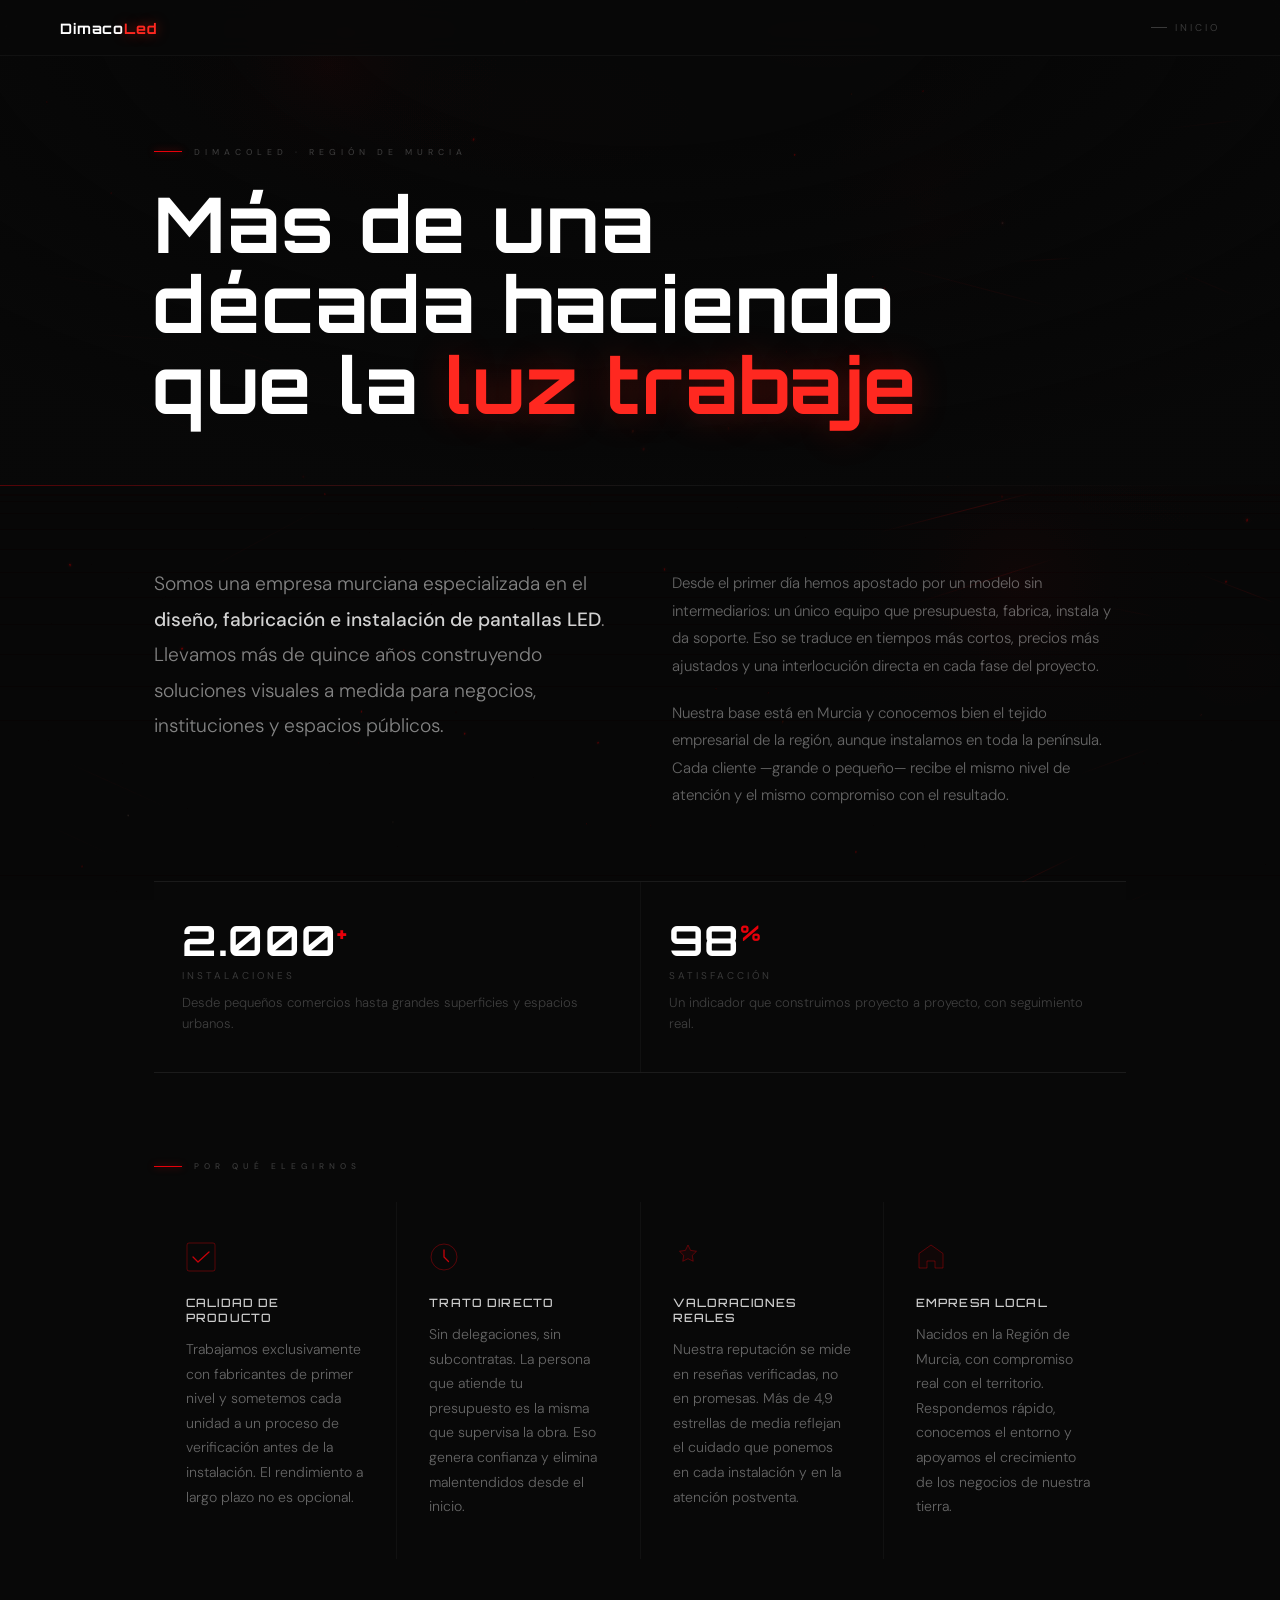
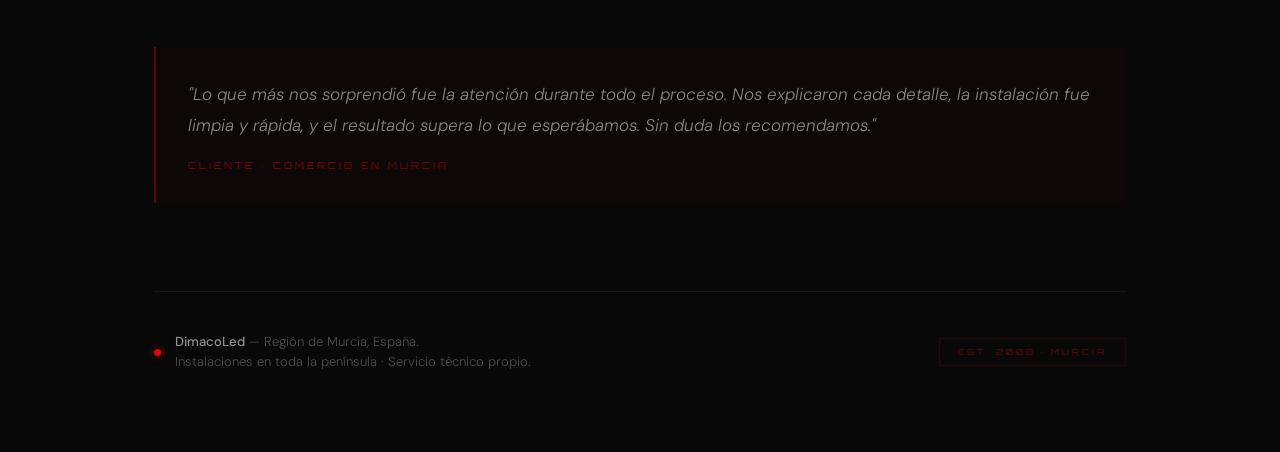
<file: sobre_nosotros.html>
<!DOCTYPE html>
<html lang="es">
<head>
<meta charset="UTF-8">
<meta name="viewport" content="width=device-width, initial-scale=1.0">
<title>DimacoLed — Sobre Nosotros</title>
<link rel="preconnect" href="https://fonts.googleapis.com">
<link href="https://fonts.googleapis.com/css2?family=Orbitron:wght@400;500;700;900&family=DM+Sans:wght@300;400;500&display=swap" rel="stylesheet">
<style>
*,*::before,*::after{box-sizing:border-box;margin:0;padding:0}
:root{
  --red:#e8000a;
  --red2:#ff2820;
  --bg:#080808;
  --bg2:#0d0d0d;
  --border:rgba(255,255,255,0.055);
  --text:rgba(255,255,255,0.85);
  --text-muted:rgba(255,255,255,0.38);
  --text-dim:rgba(255,255,255,0.2);
}
html,body{
  background:var(--bg);
  color:var(--text);
  overflow-x:hidden;
  -webkit-font-smoothing:antialiased;
  font-family:'DM Sans',sans-serif;
}

/* ── CANVAS fondo ── */
#bg{position:fixed;inset:0;width:100%;height:100%;z-index:0;pointer-events:none}

/* ── PÁGINA ── */
.page{
  position:relative;
  z-index:1;
  min-height:100vh;
}

/* ── NAV mínima ── */
.nav{
  position:fixed;
  top:0;left:0;right:0;
  z-index:100;
  height:56px;
  display:flex;
  align-items:center;
  justify-content:space-between;
  padding:0 clamp(20px,5vw,60px);
  background:rgba(8,8,8,0.75);
  backdrop-filter:blur(12px);
  border-bottom:1px solid rgba(255,255,255,0.04);
}
.nav-logo{
  font-family:'Orbitron',sans-serif;
  font-size:clamp(0.7rem,1.8vw,0.9rem);
  font-weight:700;
  letter-spacing:0.06em;
  color:#fff;
}
.nav-logo span{color:var(--red2);text-shadow:0 0 12px rgba(255,40,20,0.5)}
.nav-back{
  font-family:'DM Sans',sans-serif;
  font-size:0.62rem;
  letter-spacing:3px;
  text-transform:uppercase;
  color:var(--text-dim);
  text-decoration:none;
  display:flex;
  align-items:center;
  gap:8px;
  transition:color .3s;
}
.nav-back:hover{color:rgba(255,255,255,0.6)}
.nav-back::before{
  content:'';
  display:block;
  width:16px;height:1px;
  background:currentColor;
  transition:width .3s;
}
.nav-back:hover::before{width:24px}

/* ── HERO DE SECCIÓN ── */
.hero-section{
  padding-top:56px; /* nav height */
  padding-bottom:0;
  min-height:44vh;
  display:flex;
  align-items:flex-end;
  position:relative;
  overflow:hidden;
}

/* Vignette */
.hero-section::before{
  content:'';
  position:absolute;inset:0;
  background:radial-gradient(ellipse 80% 100% at 50% 0%,transparent 30%,rgba(8,8,8,0.85) 100%);
  z-index:1;pointer-events:none;
}

.hero-inner{
  position:relative;z-index:2;
  width:100%;
  max-width:1100px;
  margin:0 auto;
  padding:clamp(48px,7vw,80px) clamp(20px,5vw,64px) clamp(40px,5vw,60px);
}

.section-tag{
  display:inline-flex;
  align-items:center;
  gap:12px;
  font-size:clamp(0.44rem,1vw,0.54rem);
  font-weight:500;
  letter-spacing:5px;
  text-transform:uppercase;
  color:var(--text-dim);
  margin-bottom:clamp(18px,3vw,26px);
}
.tag-bar{
  width:28px;height:1px;
  background:var(--red);
  box-shadow:0 0 7px rgba(232,0,10,0.7);
}

.hero-title{
  font-family:'Orbitron',sans-serif;
  font-weight:700;
  font-size:clamp(2rem,6vw,5rem);
  line-height:1.05;
  letter-spacing:0.02em;
  color:#fff;
}
.hero-title em{
  font-style:normal;
  color:var(--red2);
  text-shadow:0 0 36px rgba(255,40,20,0.28);
}

/* Línea separadora */
.section-rule{
  width:100%;height:1px;
  background:linear-gradient(90deg,rgba(232,0,10,0.35),rgba(255,255,255,0.06) 50%,transparent);
}

/* ── CUERPO ── */
.body-wrap{
  max-width:1100px;
  margin:0 auto;
  padding:0 clamp(20px,5vw,64px);
}

/* ── BLOQUE INTRO ── */
.intro-grid{
  display:grid;
  grid-template-columns:1fr 1fr;
  gap:clamp(32px,5vw,80px);
  padding:clamp(52px,7vw,80px) 0 clamp(48px,6vw,72px);
  align-items:start;
}
@media(max-width:680px){.intro-grid{grid-template-columns:1fr;gap:28px}}

.intro-lead{
  font-size:clamp(1rem,2vw,1.2rem);
  font-weight:300;
  line-height:1.85;
  color:rgba(255,255,255,0.5);
}
.intro-lead strong{
  font-weight:500;
  color:rgba(255,255,255,0.82);
}

.intro-right{
  display:flex;
  flex-direction:column;
  gap:20px;
  padding-top:4px;
}
.intro-para{
  font-size:clamp(0.82rem,1.4vw,0.94rem);
  font-weight:300;
  line-height:1.82;
  color:var(--text-muted);
}

/* ── MÉTRICAS ── */
.metrics-row{
  display:grid;
  grid-template-columns:repeat(2,1fr);
  gap:1px;
  background:rgba(255,255,255,0.04);
  border-top:1px solid rgba(255,255,255,0.04);
  border-bottom:1px solid rgba(255,255,255,0.04);
  margin-bottom:clamp(56px,8vw,88px);
}

.metric{
  background:var(--bg);
  padding:clamp(24px,3.5vw,38px) clamp(18px,2.5vw,28px);
  position:relative;overflow:hidden;
  cursor:default;
  transition:background .4s;
}
.metric::after{
  content:'';
  position:absolute;top:0;left:0;right:0;height:1px;
  background:linear-gradient(90deg,transparent,var(--red),transparent);
  opacity:0;transition:opacity .4s;
}
.metric:hover{background:#0e0303}
.metric:hover::after{opacity:1}
.metric-val{
  font-family:'Orbitron',sans-serif;
  font-size:clamp(1.6rem,3.8vw,2.6rem);
  font-weight:700;
  color:#fff;
  line-height:1;
  letter-spacing:0.03em;
  margin-bottom:7px;
}
.metric-val sup{font-size:0.52em;color:var(--red);vertical-align:super}
.metric-name{
  font-size:clamp(0.54rem,1.1vw,0.62rem);
  font-weight:400;
  letter-spacing:3px;
  text-transform:uppercase;
  color:var(--text-dim);
  margin-bottom:10px;
}
.metric-note{
  font-size:clamp(0.74rem,1.2vw,0.82rem);
  font-weight:300;
  line-height:1.6;
  color:rgba(255,255,255,0.22);
}

/* ── VALORES ── */
.values-header{
  display:flex;
  align-items:center;
  gap:12px;
  font-size:clamp(0.44rem,1vw,0.52rem);
  font-weight:500;
  letter-spacing:5px;
  text-transform:uppercase;
  color:var(--text-dim);
  margin-bottom:clamp(22px,3vw,30px);
}

.values-grid{
  display:grid;
  grid-template-columns:repeat(auto-fit,minmax(230px,1fr));
  gap:1px;
  background:rgba(255,255,255,0.04);
  margin-bottom:clamp(56px,8vw,88px);
}

.val{
  background:var(--bg);
  padding:clamp(28px,3.5vw,40px) clamp(22px,2.8vw,32px);
  position:relative;overflow:hidden;
  transition:background .4s;
}
.val:hover{background:#0c0202}
.val-bar{
  position:absolute;
  left:0;top:0;bottom:0;width:2px;
  background:linear-gradient(180deg,var(--red) 0%,transparent 100%);
  opacity:0;
  transition:opacity .45s;
}
.val:hover .val-bar{opacity:1}

.val-icon{
  width:30px;height:30px;
  margin-bottom:18px;
  flex-shrink:0;
}
.val-title{
  font-family:'Orbitron',sans-serif;
  font-size:clamp(0.62rem,1.1vw,0.72rem);
  font-weight:500;
  letter-spacing:0.1em;
  text-transform:uppercase;
  color:rgba(255,255,255,0.8);
  margin-bottom:12px;
}
.val-text{
  font-size:clamp(0.78rem,1.3vw,0.88rem);
  font-weight:300;
  line-height:1.75;
  color:var(--text-muted);
}

/* ── TESTIMONIO ── */
.testimony-block{
  border-left:2px solid rgba(232,0,10,0.35);
  padding:clamp(22px,3vw,32px) clamp(22px,3vw,32px);
  margin-bottom:clamp(56px,8vw,88px);
  background:rgba(232,0,10,0.025);
  position:relative;
}
.testimony-quote{
  font-size:clamp(0.88rem,1.7vw,1.06rem);
  font-weight:300;
  line-height:1.82;
  color:rgba(255,255,255,0.5);
  font-style:italic;
  margin-bottom:18px;
}
.testimony-source{
  font-family:'Orbitron',sans-serif;
  font-size:clamp(0.52rem,1vw,0.6rem);
  letter-spacing:3px;
  text-transform:uppercase;
  color:rgba(232,0,10,0.55);
}

/* ── FOOTER DE SECCIÓN ── */
.about-footer{
  border-top:1px solid rgba(255,255,255,0.05);
  padding:clamp(28px,4vw,40px) 0 clamp(56px,7vw,80px);
  display:flex;
  align-items:center;
  justify-content:space-between;
  gap:20px;
  flex-wrap:wrap;
}
.footer-origin{
  display:flex;
  align-items:center;
  gap:14px;
}
.footer-dot{
  width:7px;height:7px;border-radius:50%;
  background:var(--red);
  box-shadow:0 0 10px rgba(232,0,10,0.65);
  flex-shrink:0;
  animation:pulse 2.8s ease-in-out infinite;
}
@keyframes pulse{0%,100%{opacity:1}47%,53%{opacity:0.2}}
.footer-text{
  font-size:clamp(0.7rem,1.3vw,0.82rem);
  font-weight:300;
  color:rgba(255,255,255,0.28);
  line-height:1.55;
}
.footer-text strong{font-weight:500;color:rgba(255,255,255,0.55)}
.footer-badge{
  font-family:'Orbitron',sans-serif;
  font-size:clamp(0.44rem,0.9vw,0.52rem);
  letter-spacing:3px;
  text-transform:uppercase;
  color:rgba(232,0,10,0.45);
  border:1px solid rgba(232,0,10,0.14);
  padding:8px 18px;
  white-space:nowrap;
  flex-shrink:0;
}

/* ── REVEAL ── */
.reveal{
  opacity:0;
  transform:translateY(26px);
  transition:opacity .85s cubic-bezier(0.16,1,0.3,1),transform .85s cubic-bezier(0.16,1,0.3,1);
}
.reveal.in{opacity:1;transform:translateY(0)}
.d1{transition-delay:.08s}.d2{transition-delay:.18s}.d3{transition-delay:.28s}.d4{transition-delay:.38s}
</style>
</head>
<body>

<canvas id="bg"></canvas>

<div class="page">

  <!-- NAV -->
  <nav class="nav">
    <div class="nav-logo">Dimaco<span>Led</span></div>
    <a href="dimacoled.html" class="nav-back">Inicio</a>
  </nav>

  <!-- HERO DE SECCIÓN -->
  <header class="hero-section">
    <div class="hero-inner">
      <div class="section-tag reveal">
        <span class="tag-bar"></span>
        DimacoLed · Región de Murcia
      </div>
      <h1 class="hero-title reveal d1">
        Más de una<br>década haciendo<br>que la <em>luz trabaje</em>
      </h1>
    </div>
  </header>

  <div class="section-rule"></div>

  <div class="body-wrap">

    <!-- INTRO -->
    <div class="intro-grid">
      <p class="intro-lead reveal">
        Somos una empresa murciana especializada en el <strong>diseño, fabricación e instalación de pantallas LED</strong>. Llevamos más de quince años construyendo soluciones visuales a medida para negocios, instituciones y espacios públicos.
      </p>
      <div class="intro-right reveal d1">
        <p class="intro-para">
          Desde el primer día hemos apostado por un modelo sin intermediarios: un único equipo que presupuesta, fabrica, instala y da soporte. Eso se traduce en tiempos más cortos, precios más ajustados y una interlocución directa en cada fase del proyecto.
        </p>
        <p class="intro-para">
          Nuestra base está en Murcia y conocemos bien el tejido empresarial de la región, aunque instalamos en toda la península. Cada cliente —grande o pequeño— recibe el mismo nivel de atención y el mismo compromiso con el resultado.
        </p>
      </div>
    </div>

    <!-- MÉTRICAS -->
    <div class="metrics-row">
      <div class="metric reveal">
        <div class="metric-val">2.000<sup>+</sup></div>
        <div class="metric-name">Instalaciones</div>
        <div class="metric-note">Desde pequeños comercios hasta grandes superficies y espacios urbanos.</div>
      </div>
      <div class="metric reveal d1">
        <div class="metric-val">98<sup>%</sup></div>
        <div class="metric-name">Satisfacción</div>
        <div class="metric-note">Un indicador que construimos proyecto a proyecto, con seguimiento real.</div>
      </div>
    </div>

    <!-- VALORES -->
    <div class="values-header reveal">
      <span class="tag-bar"></span>
      Por qué elegirnos
    </div>

    <div class="values-grid">

      <div class="val reveal">
        <div class="val-bar"></div>
        <svg class="val-icon" viewBox="0 0 30 30" fill="none">
          <rect x="1" y="1" width="28" height="28" rx="2" stroke="rgba(232,0,10,0.45)" stroke-width="0.8"/>
          <path d="M7 15l5 5 11-10" stroke="rgba(232,0,10,0.85)" stroke-width="1.3" stroke-linecap="round" stroke-linejoin="round"/>
        </svg>
        <div class="val-title">Calidad de producto</div>
        <div class="val-text">Trabajamos exclusivamente con fabricantes de primer nivel y sometemos cada unidad a un proceso de verificación antes de la instalación. El rendimiento a largo plazo no es opcional.</div>
      </div>

      <div class="val reveal d1">
        <div class="val-bar"></div>
        <svg class="val-icon" viewBox="0 0 30 30" fill="none">
          <circle cx="15" cy="15" r="13" stroke="rgba(232,0,10,0.45)" stroke-width="0.8"/>
          <path d="M15 8v7l4.5 4.5" stroke="rgba(232,0,10,0.85)" stroke-width="1.3" stroke-linecap="round" stroke-linejoin="round"/>
        </svg>
        <div class="val-title">Trato directo</div>
        <div class="val-text">Sin delegaciones, sin subcontratas. La persona que atiende tu presupuesto es la misma que supervisa la obra. Eso genera confianza y elimina malentendidos desde el inicio.</div>
      </div>

      <div class="val reveal d2">
        <div class="val-bar"></div>
        <svg class="val-icon" viewBox="0 0 30 30" fill="none">
          <path d="M15 3l2.6 5.4 5.9.86-4.25 4.14.99 5.86L15 16.7l-5.26 2.56.99-5.86L6.48 9.26l5.9-.86z" stroke="rgba(232,0,10,0.45)" stroke-width="0.8" stroke-linejoin="round" fill="rgba(232,0,10,0.06)"/>
        </svg>
        <div class="val-title">Valoraciones reales</div>
        <div class="val-text">Nuestra reputación se mide en reseñas verificadas, no en promesas. Más de 4,9 estrellas de media reflejan el cuidado que ponemos en cada instalación y en la atención postventa.</div>
      </div>

      <div class="val reveal d3">
        <div class="val-bar"></div>
        <svg class="val-icon" viewBox="0 0 30 30" fill="none">
          <path d="M3 26V11.5L15 3l12 8.5V26H19v-7h-8v7z" stroke="rgba(232,0,10,0.45)" stroke-width="0.8" stroke-linejoin="round" fill="rgba(232,0,10,0.04)"/>
        </svg>
        <div class="val-title">Empresa local</div>
        <div class="val-text">Nacidos en la Región de Murcia, con compromiso real con el territorio. Respondemos rápido, conocemos el entorno y apoyamos el crecimiento de los negocios de nuestra tierra.</div>
      </div>

    </div>

    <!-- TESTIMONIO -->
    <div class="testimony-block reveal">
      <p class="testimony-quote">
        "Lo que más nos sorprendió fue la atención durante todo el proceso. Nos explicaron cada detalle, la instalación fue limpia y rápida, y el resultado supera lo que esperábamos. Sin duda los recomendamos."
      </p>
      <div class="testimony-source">Cliente · Comercio en Murcia</div>
    </div>

    <!-- FOOTER -->
    <div class="about-footer reveal">
      <div class="footer-origin">
        <div class="footer-dot"></div>
        <div class="footer-text">
          <strong>DimacoLed</strong> — Región de Murcia, España.<br>
          Instalaciones en toda la península · Servicio técnico propio.
        </div>
      </div>
      <div class="footer-badge">Est. 2008 · Murcia</div>
    </div>

  </div>
</div>

<script>
/* ══ FONDO ATMOSFÉRICO (mismo sistema que hero) ══ */
(function(){
  const cv=document.getElementById('bg');
  const cx=cv.getContext('2d');
  function resize(){cv.width=window.innerWidth;cv.height=window.innerHeight;}
  resize();
  window.addEventListener('resize',resize);

  class Nebula{
    constructor(){
      this.reset(true);
    }
    reset(ini){
      const W=cv.width,H=cv.height;
      const z=Math.floor(Math.random()*4);
      if(z===0){this.x=W*Math.random()*0.3;this.y=H*Math.random();}
      else if(z===1){this.x=W*(0.7+Math.random()*0.3);this.y=H*Math.random();}
      else if(z===2){this.x=W*(0.15+Math.random()*0.7);this.y=H*(0.7+Math.random()*0.3);}
      else{this.x=W*(0.15+Math.random()*0.7);this.y=H*Math.random()*0.25;}
      this.rx=100+Math.random()*240;this.ry=70+Math.random()*170;
      this.bA=0.014+Math.random()*0.026;
      this.ph=ini?Math.random()*Math.PI*2:0;
      this.spd=0.00007+Math.random()*0.00013;
      this.vx=(Math.random()-0.5)*0.002;this.vy=(Math.random()-0.5)*0.0012;
    }
    upd(dt){this.ph+=this.spd*dt;this.x+=this.vx*dt;this.y+=this.vy*dt;}
    drw(){
      const a=this.bA*(0.5+0.5*Math.sin(this.ph));
      if(a<0.002)return;
      cx.save();cx.scale(1,this.ry/this.rx);
      const yS=this.y*(this.rx/this.ry);
      const g=cx.createRadialGradient(this.x,yS,0,this.x,yS,this.rx);
      g.addColorStop(0,`rgba(195,0,5,${a})`);
      g.addColorStop(0.45,`rgba(120,0,3,${a*0.38})`);
      g.addColorStop(1,'rgba(0,0,0,0)');
      cx.fillStyle=g;cx.beginPath();cx.arc(this.x,yS,this.rx,0,Math.PI*2);cx.fill();
      cx.restore();
    }
  }

  class Particle{
    constructor(ini){this.rst(ini);}
    rst(ini){
      const W=cv.width,H=cv.height;
      this.x=Math.random()*W;this.y=ini?Math.random()*H:H+4;
      this.vx=(Math.random()-0.5)*0.01;this.vy=-(0.006+Math.random()*0.016);
      this.r=0.3+Math.random()*0.9;this.mA=0.1+Math.random()*0.25;
      this.ph=Math.random()*Math.PI*2;this.spd=0.0005+Math.random()*0.0009;
      this.life=ini?Math.random()*16000:0;this.mL=10000+Math.random()*14000;
      this.t=Math.random()<0.72?0:Math.random()<0.6?1:2;
    }
    get a(){
      const p=this.life/this.mL;
      const e=p<0.12?(p/0.12):p>0.82?((1-p)/0.18):1;
      return e*this.mA*(0.5+0.5*Math.sin(this.ph));
    }
    upd(dt){
      this.life+=dt;this.ph+=this.spd*dt;
      this.x+=this.vx*dt;this.y+=this.vy*dt;
      this.vx+=(Math.random()-0.5)*0.00015;
      this.vx=Math.max(-0.02,Math.min(0.02,this.vx));
      if(this.life>this.mL||this.y<-6)this.rst(false);
    }
    drw(){
      const a=this.a;if(a<0.004)return;
      cx.save();
      cx.fillStyle=this.t===0?`rgba(215,5,5,${a})`:this.t===1?`rgba(255,75,18,${a*0.7})`:`rgba(235,195,175,${a*0.45})`;
      cx.beginPath();cx.arc(this.x,this.y,this.r,0,Math.PI*2);cx.fill();
      if(a>0.15){
        const g=cx.createRadialGradient(this.x,this.y,0,this.x,this.y,this.r*5);
        g.addColorStop(0,`rgba(195,0,5,${a*0.2})`);g.addColorStop(1,'rgba(0,0,0,0)');
        cx.fillStyle=g;cx.beginPath();cx.arc(this.x,this.y,this.r*5,0,Math.PI*2);cx.fill();
      }
      cx.restore();
    }
  }

  class Filament{
    constructor(ini){this.rst(ini);}
    rst(ini){
      const W=cv.width,H=cv.height;
      const side=Math.random()<0.5;
      this.x0=side?Math.random()*W*0.2:W*(0.8+Math.random()*0.2);
      this.y0=Math.random()*H;
      const ang=(side?0:-Math.PI)+(Math.random()-0.5)*1.0;
      const len=50+Math.random()*130;
      this.x1=this.x0+Math.cos(ang)*len;this.y1=this.y0+Math.sin(ang)*len;
      this.mA=0.05+Math.random()*0.08;
      this.life=ini?Math.random()*5000:0;this.mL=3000+Math.random()*5000;
      this.w=0.25+Math.random()*0.45;
    }
    upd(dt){this.life+=dt;if(this.life>this.mL)this.rst(false);}
    drw(){
      const p=this.life/this.mL;
      const e=p<0.15?(p/0.15):p>0.7?((1-p)/0.3):1;
      const a=this.mA*e;if(a<0.003)return;
      const g=cx.createLinearGradient(this.x0,this.y0,this.x1,this.y1);
      g.addColorStop(0,'rgba(195,0,7,0)');
      g.addColorStop(0.35,`rgba(215,0,7,${a})`);
      g.addColorStop(0.65,`rgba(195,0,7,${a*0.65})`);
      g.addColorStop(1,'rgba(195,0,7,0)');
      cx.save();cx.beginPath();cx.moveTo(this.x0,this.y0);cx.lineTo(this.x1,this.y1);
      cx.strokeStyle=g;cx.lineWidth=this.w;cx.stroke();cx.restore();
    }
  }

  /* Grid de perspectiva — plano técnico */
  let gridCv=null;
  function buildGrid(W,H){
    gridCv=document.createElement('canvas');
    gridCv.width=W;gridCv.height=H;
    const g=gridCv.getContext('2d');
    const hor=H*0.55,HLINES=16;
    for(let i=0;i<=HLINES;i++){
      const t=i/HLINES,y=hor+(H*0.52)*Math.pow(t,1.55);
      if(y>H+2)continue;
      g.beginPath();g.moveTo(0,y);g.lineTo(W,y);
      g.strokeStyle=`rgba(175,0,5,${0.024*(1-t*0.65)})`;g.lineWidth=0.5;g.stroke();
    }
    const VLINES=20,vx=W*0.5;
    for(let i=0;i<=VLINES;i++){
      const t=i/VLINES,sp=(t-0.5)*2;
      g.beginPath();g.moveTo(vx+sp*W*0.36,hor);g.lineTo(vx+sp*W*1.05,H+8);
      g.strokeStyle=`rgba(155,0,4,${0.018*(1-Math.abs(sp)*0.5)})`;g.lineWidth=0.4;g.stroke();
    }
    g.beginPath();g.moveTo(0,hor);g.lineTo(W,hor);
    g.strokeStyle='rgba(195,0,7,0.035)';g.lineWidth=0.5;g.stroke();
  }

  let nebulas=[],particles=[],filaments=[];

  function build(){
    const W=cv.width,H=cv.height;
    buildGrid(W,H);
    nebulas=Array.from({length:8},(_,i)=>new Nebula(i<8));
    const pc=Math.min(100,Math.floor(W*H/8000));
    particles=Array.from({length:pc},()=>new Particle(true));
    const fc=Math.min(18,Math.floor(W/60));
    filaments=Array.from({length:fc},()=>new Filament(true));
  }

  build();
  window.addEventListener('resize',()=>{resize();build();});

  let last=0;
  function loop(ts){
    const dt=Math.min(ts-last,48);last=ts;
    const W=cv.width,H=cv.height;
    cx.fillStyle='rgba(8,8,8,0.15)';cx.fillRect(0,0,W,H);
    if(gridCv)cx.drawImage(gridCv,0,0);
    nebulas.forEach(n=>{n.upd(dt);n.drw()});
    filaments.forEach(f=>{f.upd(dt);f.drw()});
    particles.forEach(p=>{p.upd(dt);p.drw()});
    requestAnimationFrame(loop);
  }
  requestAnimationFrame(loop);
})();

/* ══ SCROLL REVEAL ══ */
(function(){
  const io=new IntersectionObserver(entries=>{
    entries.forEach(e=>{if(e.isIntersecting)e.target.classList.add('in');});
  },{threshold:0.1});
  document.querySelectorAll('.reveal').forEach(el=>io.observe(el));
})();
</script>
</body>
</html>
</file>
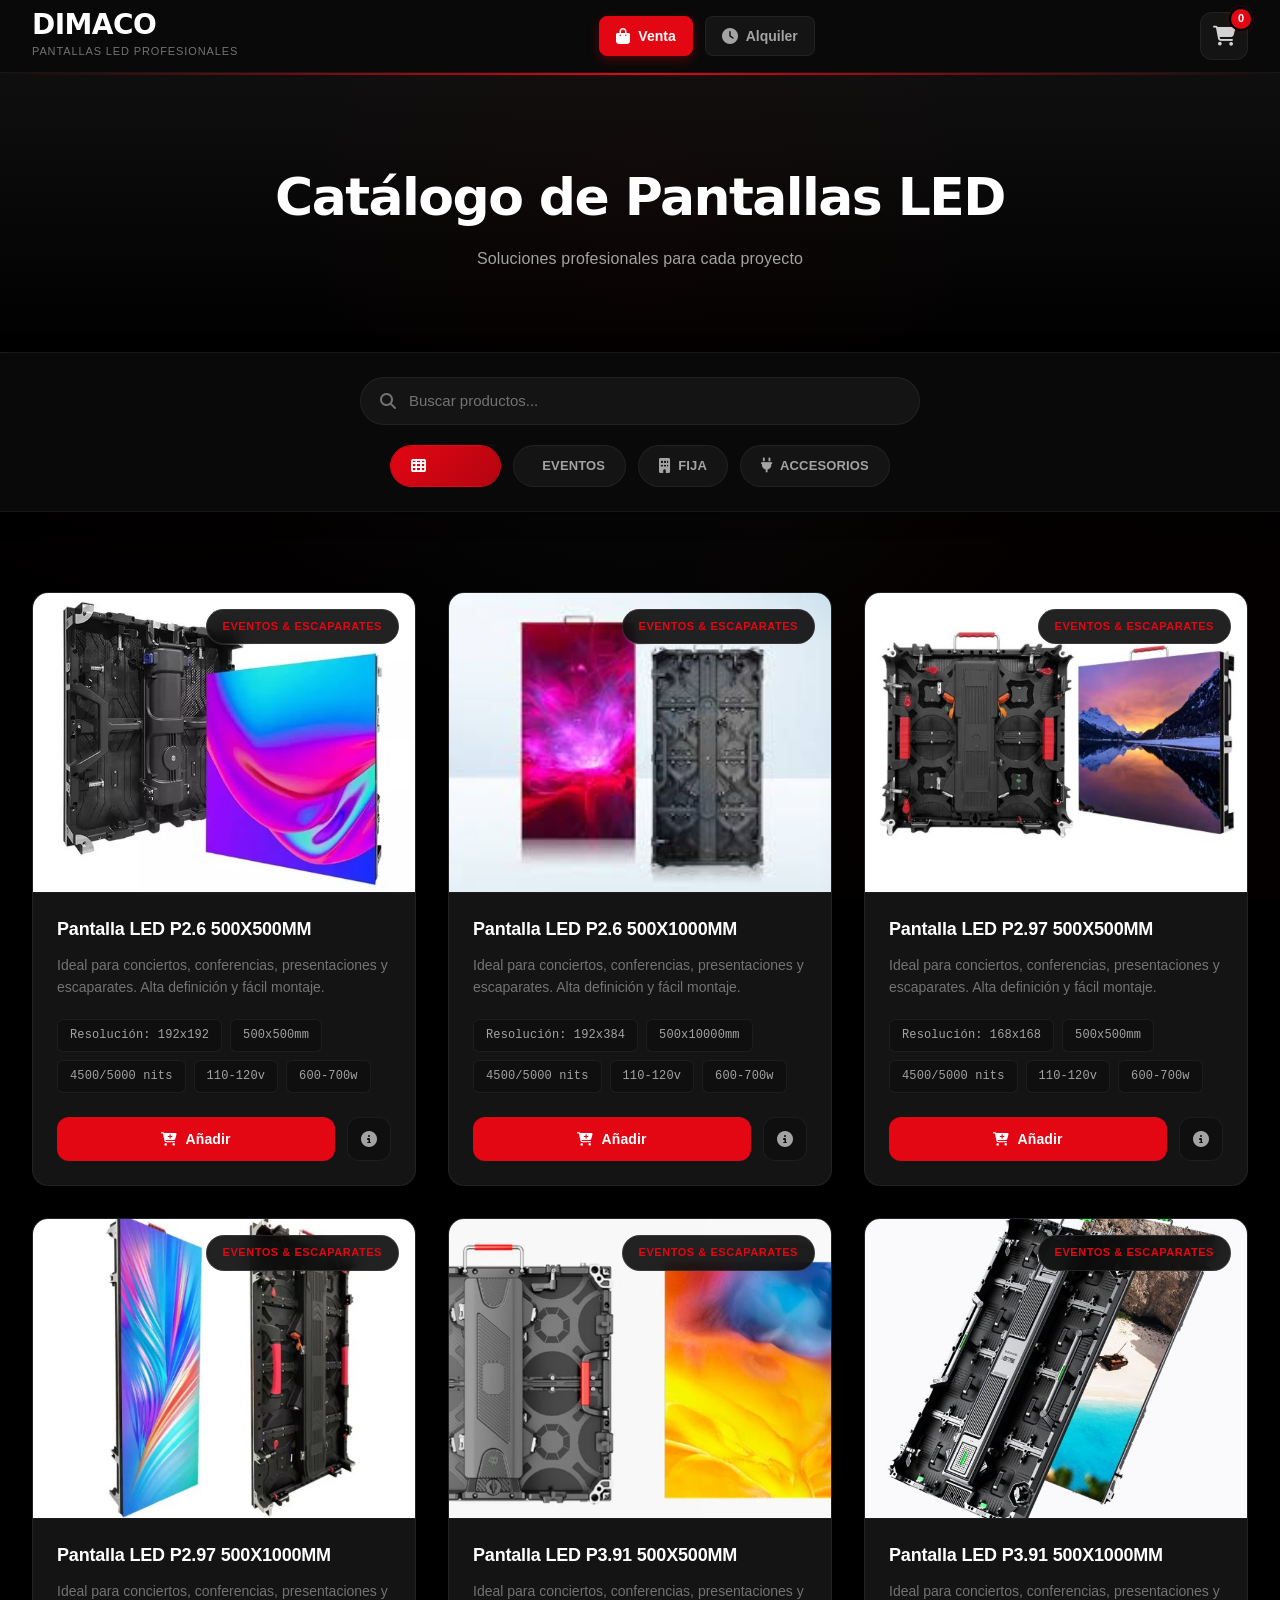
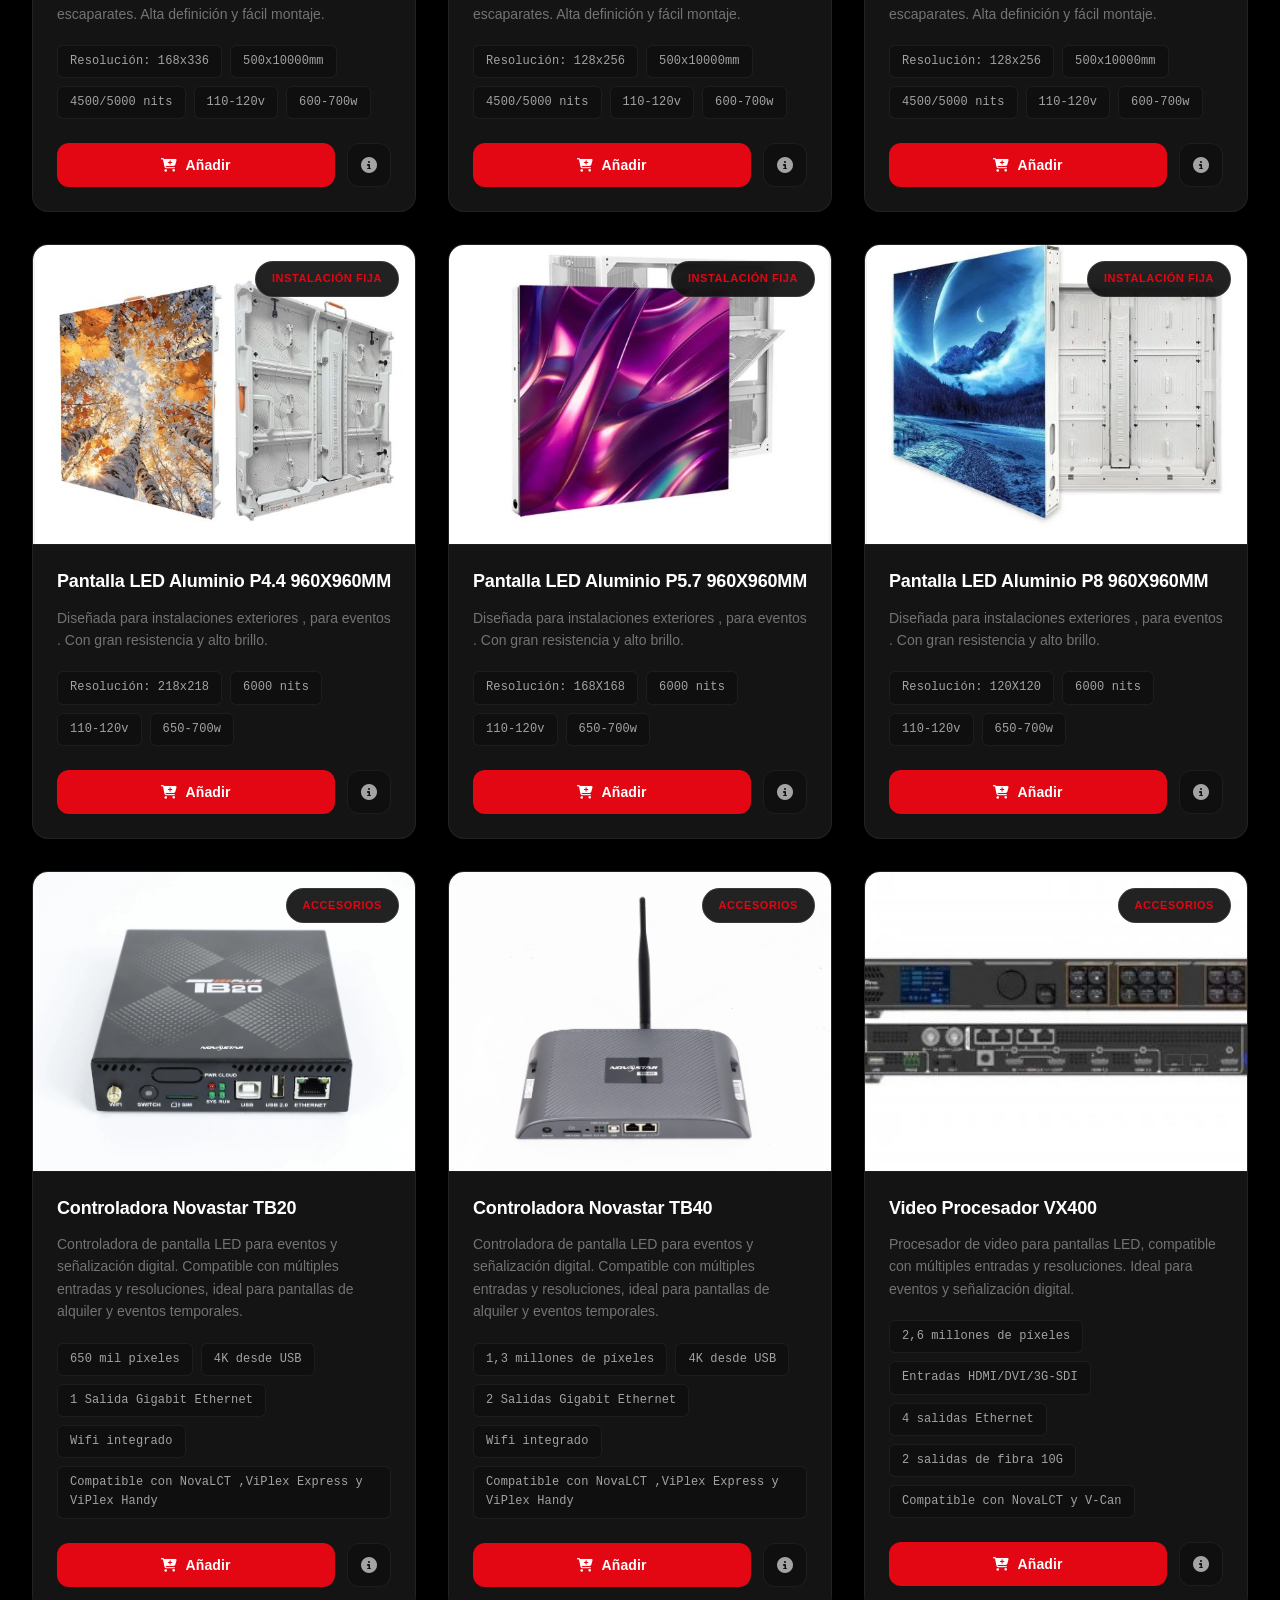
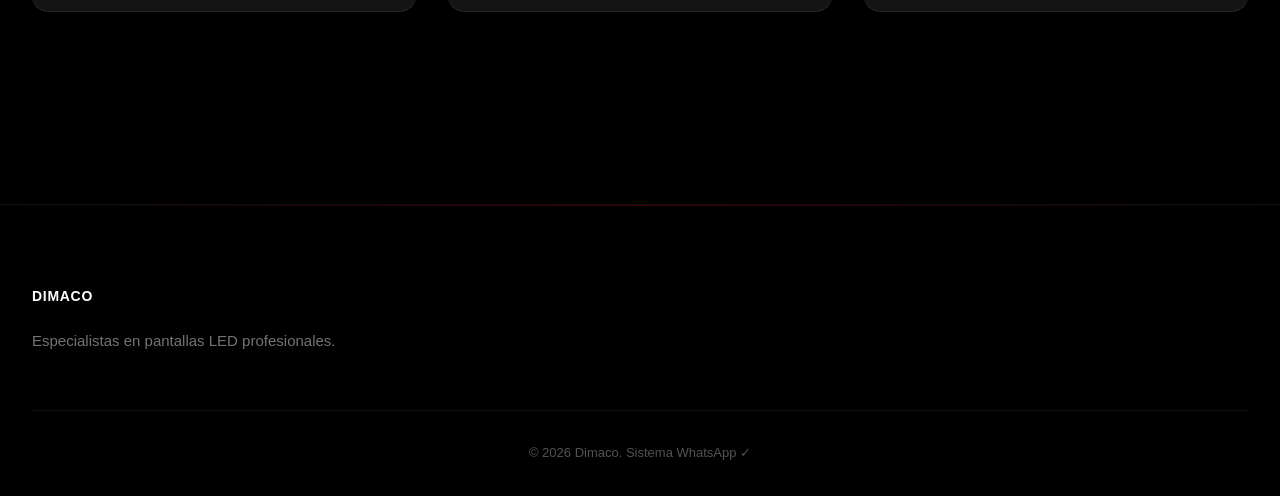
<file: Ap_TiendaDimaco/tienda.html>
<!DOCTYPE html>
<html lang="es">
<head>
    <meta charset="UTF-8">
    <meta name="viewport" content="width=device-width, initial-scale=1.0">
    <title>DIMACO - Catálogo Pantallas LED | WhatsApp</title>
    <link rel="stylesheet" href="tienda.css">
    <link rel="stylesheet" href="https://cdnjs.cloudflare.com/ajax/libs/font-awesome/6.4.0/css/all.min.css">
</head>
<body>
    <header class="header">
        <div class="container">
            <div class="header-content">
                <div class="logo">
                    <h1>DIMACO</h1>
                    <span class="logo-subtitle">Pantallas LED Profesionales</span>
                </div>
                <div class="header-nav">
                    <a href="tienda.html" class="nav-link active">
                        <i class="fas fa-shopping-bag"></i> Venta
                    </a>
                    <a href="alquiler.html" class="nav-link">
                        <i class="fas fa-clock"></i> Alquiler
                    </a>
                </div>
                <div class="cart-icon" onclick="toggleCart()">
                    <i class="fas fa-shopping-cart"></i>
                    <span class="cart-count" id="cartCount">0</span>
                </div>
            </div>
        </div>
    </header>

    <section class="hero-tienda">
        <div class="container">
            <h1 class="hero-title">Catálogo de Pantallas LED</h1>
            <p class="hero-subtitle">Soluciones profesionales para cada proyecto</p>
        </div>
    </section>

    <section class="filters-section">
        <div class="container">
            <div class="filters-wrapper">
                <div class="search-box">
                    <i class="fas fa-search"></i>
                    <input type="text" id="searchInput" placeholder="Buscar productos..." onkeyup="filterProducts()">
                </div>
                <div class="category-filters">
                    <button class="filter-btn active" onclick="filterByCategory('todas')">
                        <i class="fas fa-th"></i> Todas
                    </button>
                    <button class="filter-btn" onclick="filterByCategory('eventos-escaparates')">
                        <i class="fas fa-calendar-star"></i> Eventos
                    </button>
                    <button class="filter-btn" onclick="filterByCategory('fija')">
                        <i class="fas fa-building"></i> Fija
                    </button>
                    <button class="filter-btn" onclick="filterByCategory('accesorios')">
                        <i class="fas fa-plug"></i> Accesorios
                    </button>
                </div>
            </div>
        </div>
    </section>

    <section class="products-section">
        <div class="container">
            <div id="productsGrid" class="products-grid"></div>
            <div id="noResults" class="no-results" style="display: none;">
                <i class="fas fa-search"></i>
                <p>No se encontraron productos</p>
            </div>
        </div>
    </section>

    <div id="cartModal" class="cart-modal">
        <div class="cart-content">
            <div class="cart-header">
                <h2><i class="fas fa-shopping-cart"></i> Tu Carrito</h2>
                <button class="close-btn" onclick="toggleCart()">
                    <i class="fas fa-times"></i>
                </button>
            </div>
            <div id="cartItems" class="cart-items"></div>
            <div class="cart-empty" id="cartEmpty">
                <i class="fas fa-shopping-basket"></i>
                <p>Tu carrito está vacío</p>
            </div>
            <div class="cart-footer" id="cartFooter" style="display: none;">
                <div class="cart-total">
                    <span>Total de productos:</span>
                    <strong id="cartTotalItems">0</strong>
                </div>
                <button class="btn-whatsapp" onclick="sendToWhatsApp()">
                    <i class="fab fa-whatsapp"></i> Pedir Presupuesto por WhatsApp
                </button>
                <button class="btn-clear" onclick="clearCart()">
                    <i class="fas fa-trash"></i> Vaciar Carrito
                </button>
            </div>
        </div>
    </div>

    <div id="productModal" class="product-modal">
        <div class="product-modal-content">
            <button class="close-btn" onclick="closeProductModal()">
                <i class="fas fa-times"></i>
            </button>
            <div id="productModalBody"></div>
        </div>
    </div>

    <footer class="footer">
        <div class="container">
            <div class="footer-content">
                <div class="footer-section">
                    <h3>DIMACO</h3>
                    <p>Especialistas en pantallas LED profesionales.</p>
                </div>

            </div>
            <div class="footer-bottom">
                <p>&copy; 2026 Dimaco. Sistema WhatsApp ✓</p>
            </div>
        </div>
    </footer>

    <!-- SCRIPTS EN ORDEN -->
    <script src="config.js"></script>
    <script src="productos.js"></script>
    <script src="carrito.js"></script>
    <script src="sistema-whatsapp.js"></script>
</body>
</html>
</file>
<file: Ap_ContenidoDimaco/videos-style.css>
/* ==========================================
   DIMACO - DISEÑO PROFESIONAL CORPORATIVO
   Creación de Contenido Digital
   ========================================== */

:root {
    /* Paleta Corporativa */
    --primary: #e30613;
    --primary-dark: #b30510;
    --primary-light: #ff1a2a;
    
    /* Dark Mode - Fondo Negro */
    --bg-base: #000000;
    --bg-elevated: #0a0a0a;
    --bg-card: #111111;
    --bg-hover: #1a1a1a;
    
    /* Escala de Grises para Dark Mode */
    --neutral-0: #ffffff;
    --neutral-50: #fafafa;
    --neutral-100: #f5f5f5;
    --neutral-200: #e5e5e5;
    --neutral-300: #d4d4d4;
    --neutral-400: #a3a3a3;
    --neutral-500: #737373;
    --neutral-600: #525252;
    --neutral-700: #404040;
    --neutral-800: #262626;
    --neutral-900: #171717;
    --neutral-950: #0a0a0a;
    
    /* Bordes Dark */
    --border-subtle: rgba(255, 255, 255, 0.06);
    --border-default: rgba(255, 255, 255, 0.1);
    --border-hover: rgba(227, 6, 19, 0.5);
    
    /* Tipografía */
    --font-sans: -apple-system, BlinkMacSystemFont, 'Segoe UI', 'Helvetica Neue', Arial, sans-serif;
    
    /* Espaciado Sistema */
    --space-1: 0.25rem;
    --space-2: 0.5rem;
    --space-3: 0.75rem;
    --space-4: 1rem;
    --space-5: 1.25rem;
    --space-6: 1.5rem;
    --space-8: 2rem;
    --space-10: 2.5rem;
    --space-12: 3rem;
    --space-16: 4rem;
    --space-20: 5rem;
    --space-24: 6rem;
    
    /* Transiciones */
    --transition-base: 200ms ease;
    --transition-smooth: 300ms cubic-bezier(0.4, 0, 0.2, 1);
}

* {
    margin: 0;
    padding: 0;
    box-sizing: border-box;
}

body {
    font-family: var(--font-sans);
    background: var(--bg-base);
    color: var(--neutral-0);
    line-height: 1.6;
    -webkit-font-smoothing: antialiased;
    -moz-osx-font-smoothing: grayscale;
}

.container {
    max-width: 1200px;
    margin: 0 auto;
    padding: 0 var(--space-6);
}

/* ==========================================
   HEADER
   ========================================== */

.header {
    background: var(--bg-elevated);
    border-bottom: 1px solid var(--border-subtle);
    padding: var(--space-5) 0;
    position: sticky;
    top: 0;
    z-index: 1000;
    backdrop-filter: blur(10px);
}

.header-content {
    display: flex;
    justify-content: space-between;
    align-items: center;
}

.logo h1 {
    font-size: 1.5rem;
    font-weight: 700;
    color: var(--primary);
    letter-spacing: -0.02em;
}

.logo-subtitle {
    display: block;
    font-size: 0.75rem;
    color: var(--neutral-400);
    text-transform: uppercase;
    letter-spacing: 0.05em;
    margin-top: var(--space-1);
    font-weight: 500;
}

.btn-contact {
    display: inline-flex;
    align-items: center;
    gap: var(--space-2);
    padding: var(--space-3) var(--space-6);
    background: var(--neutral-0);
    color: var(--bg-base);
    text-decoration: none;
    border-radius: 6px;
    font-weight: 600;
    font-size: 0.875rem;
    transition: var(--transition-smooth);
    border: 1px solid var(--neutral-0);
}

.btn-contact:hover {
    background: var(--primary);
    color: var(--neutral-0);
    border-color: var(--primary);
    transform: translateY(-1px);
}

/* ==========================================
   HERO SECTION
   ========================================== */

.hero-section {
    padding: var(--space-24) 0 var(--space-20);
    text-align: center;
    background: var(--bg-base);
}

.hero-badge-top {
    display: inline-block;
    padding: var(--space-2) var(--space-4);
    background: var(--bg-card);
    color: var(--primary);
    font-size: 0.75rem;
    font-weight: 700;
    text-transform: uppercase;
    letter-spacing: 0.1em;
    border-radius: 6px;
    margin-bottom: var(--space-6);
    border: 1px solid var(--border-subtle);
}

.hero-title {
    font-size: 3.5rem;
    font-weight: 700;
    line-height: 1.1;
    margin-bottom: var(--space-6);
    color: var(--neutral-0);
    letter-spacing: -0.02em;
    max-width: 900px;
    margin-left: auto;
    margin-right: auto;
}

.hero-subtitle {
    font-size: 1.25rem;
    color: var(--neutral-400);
    max-width: 700px;
    margin: 0 auto var(--space-12);
    line-height: 1.6;
    font-weight: 400;
}

.hero-features {
    display: flex;
    justify-content: center;
    gap: var(--space-8);
    margin-bottom: var(--space-12);
}

.hero-feature {
    display: flex;
    align-items: center;
    gap: var(--space-3);
}

.feature-icon {
    width: 48px;
    height: 48px;
    display: flex;
    align-items: center;
    justify-content: center;
    background: var(--bg-card);
    border: 1px solid var(--border-subtle);
    border-radius: 8px;
    color: var(--primary);
    font-size: 1.25rem;
}

.hero-feature span {
    font-size: 0.9375rem;
    color: var(--neutral-300);
    font-weight: 500;
}

/* ==========================================
   BUTTONS
   ========================================== */

.btn-primary {
    display: inline-flex;
    align-items: center;
    justify-content: center;
    gap: var(--space-2);
    padding: var(--space-4) var(--space-10);
    background: var(--primary);
    color: var(--neutral-0);
    border: none;
    border-radius: 6px;
    font-size: 1rem;
    font-weight: 600;
    cursor: pointer;
    transition: var(--transition-smooth);
    box-shadow: 0 2px 8px rgba(227, 6, 19, 0.2);
}

.btn-primary:hover {
    background: var(--primary-dark);
    transform: translateY(-2px);
    box-shadow: 0 4px 12px rgba(227, 6, 19, 0.3);
}

.btn-large {
    padding: var(--space-5) var(--space-12);
    font-size: 1.125rem;
}

/* ==========================================
   SECTION HEADERS
   ========================================== */

.section-header {
    text-align: center;
    margin-bottom: var(--space-16);
}

.section-label {
    display: inline-block;
    padding: var(--space-2) var(--space-4);
    background: var(--bg-card);
    border: 1px solid var(--border-subtle);
    color: var(--primary);
    font-size: 0.75rem;
    font-weight: 700;
    text-transform: uppercase;
    letter-spacing: 0.1em;
    border-radius: 6px;
    margin-bottom: var(--space-4);
}

.section-title {
    font-size: 2.5rem;
    font-weight: 700;
    color: var(--neutral-0);
    margin-bottom: var(--space-3);
    letter-spacing: -0.02em;
}

.section-description {
    font-size: 1.125rem;
    color: var(--neutral-400);
    max-width: 600px;
    margin: 0 auto;
}

/* ==========================================
   SERVICES SECTION
   ========================================== */

.services-section {
    padding: var(--space-20) 0;
}

.services-grid {
    display: grid;
    grid-template-columns: repeat(auto-fit, minmax(320px, 1fr));
    gap: var(--space-8);
}

.service-card {
    background: var(--bg-card);
    border: 1px solid var(--border-subtle);
    border-radius: 12px;
    padding: var(--space-10);
    transition: var(--transition-smooth);
    position: relative;
}

.service-card:hover {
    border-color: var(--border-hover);
    box-shadow: 0 8px 24px rgba(227, 6, 19, 0.2);
    transform: translateY(-4px);
}

.service-number {
    position: absolute;
    top: var(--space-6);
    right: var(--space-6);
    font-size: 3rem;
    font-weight: 700;
    color: var(--bg-elevated);
    line-height: 1;
}

.service-icon {
    width: 56px;
    height: 56px;
    display: flex;
    align-items: center;
    justify-content: center;
    background: var(--bg-elevated);
    border: 1px solid var(--border-subtle);
    border-radius: 10px;
    color: var(--primary);
    font-size: 1.5rem;
    margin-bottom: var(--space-5);
}

.service-card h3 {
    font-size: 1.5rem;
    font-weight: 700;
    color: var(--neutral-0);
    margin-bottom: var(--space-3);
}

.service-card p {
    color: var(--neutral-400);
    margin-bottom: var(--space-5);
    line-height: 1.7;
}

.service-features {
    list-style: none;
}

.service-features li {
    padding: var(--space-2) 0;
    color: var(--neutral-300);
    font-size: 0.9375rem;
    padding-left: var(--space-6);
    position: relative;
}

.service-features li:before {
    content: "";
    position: absolute;
    left: 0;
    top: 50%;
    transform: translateY(-50%);
    width: 4px;
    height: 4px;
    background: var(--primary);
    border-radius: 50%;
}

/* ==========================================
   PORTFOLIO SECTION
   ========================================== */

.portfolio-section {
    padding: var(--space-20) 0;
    background: var(--bg-elevated);
}

.videos-grid {
    display: grid;
    grid-template-columns: repeat(auto-fit, minmax(360px, 1fr));
    gap: var(--space-8);
}

.video-card {
    background: var(--bg-card);
    border: 1px solid var(--border-subtle);
    border-radius: 12px;
    overflow: hidden;
    transition: var(--transition-smooth);
}

.video-card:hover {
    border-color: var(--border-hover);
    box-shadow: 0 8px 24px rgba(227, 6, 19, 0.2);
    transform: translateY(-4px);
}

.video-wrapper {
    position: relative;
    padding-bottom: 56.25%;
    height: 0;
    overflow: hidden;
    background: var(--bg-base);
}

.video-wrapper iframe {
    position: absolute;
    top: 0;
    left: 0;
    width: 100%;
    height: 100%;
    border: none;
}

.video-info {
    padding: var(--space-6);
}

.video-category {
    display: inline-block;
    padding: var(--space-1) var(--space-3);
    background: var(--bg-elevated);
    border: 1px solid var(--border-subtle);
    color: var(--primary);
    font-size: 0.75rem;
    font-weight: 700;
    text-transform: uppercase;
    letter-spacing: 0.05em;
    border-radius: 4px;
    margin-bottom: var(--space-3);
}

.video-info h3 {
    font-size: 1.25rem;
    font-weight: 700;
    color: var(--neutral-0);
    margin-bottom: var(--space-2);
}

.video-info p {
    color: var(--neutral-400);
    font-size: 0.9375rem;
    line-height: 1.7;
    margin-bottom: var(--space-4);
}

.video-specs {
    display: flex;
    gap: var(--space-2);
}

.spec-item {
    padding: var(--space-1) var(--space-3);
    background: var(--bg-elevated);
    border: 1px solid var(--border-subtle);
    color: var(--neutral-300);
    font-size: 0.8125rem;
    font-weight: 500;
    border-radius: 4px;
}

/* ==========================================
   PROCESS SECTION
   ========================================== */

.process-section {
    padding: var(--space-20) 0;
}

.process-timeline {
    max-width: 900px;
    margin: 0 auto;
}

.process-item {
    display: grid;
    grid-template-columns: 80px 1fr;
    gap: var(--space-6);
    margin-bottom: var(--space-12);
    position: relative;
}

.process-item:not(:last-child):after {
    content: "";
    position: absolute;
    left: 40px;
    top: 80px;
    width: 2px;
    height: calc(100% + var(--space-12));
    background: var(--border-subtle);
}

.process-step-number {
    width: 80px;
    height: 80px;
    display: flex;
    align-items: center;
    justify-content: center;
    background: var(--primary);
    color: var(--neutral-0);
    font-size: 1.75rem;
    font-weight: 700;
    border-radius: 12px;
    position: relative;
    z-index: 1;
}

.process-content h3 {
    font-size: 1.5rem;
    font-weight: 700;
    color: var(--neutral-0);
    margin-bottom: var(--space-2);
}

.process-content p {
    color: var(--neutral-400);
    line-height: 1.7;
}

/* ==========================================
   CTA SECTION
   ========================================== */

.cta-section {
    padding: var(--space-24) 0;
    background: var(--bg-card);
    color: var(--neutral-0);
    border-top: 1px solid var(--border-subtle);
    border-bottom: 1px solid var(--border-subtle);
}

.cta-content {
    max-width: 800px;
    margin: 0 auto;
    text-align: center;
}

.cta-text h2 {
    font-size: 2.5rem;
    font-weight: 700;
    margin-bottom: var(--space-4);
    line-height: 1.2;
}

.cta-text p {
    font-size: 1.125rem;
    color: var(--neutral-300);
    margin-bottom: var(--space-8);
    line-height: 1.6;
}

.cta-features {
    display: flex;
    justify-content: center;
    gap: var(--space-6);
    margin-top: var(--space-8);
}

.cta-feature {
    color: var(--neutral-400);
    font-size: 0.875rem;
    position: relative;
    padding-left: var(--space-5);
}

.cta-feature:before {
    content: "";
    position: absolute;
    left: 0;
    top: 50%;
    transform: translateY(-50%);
    width: 6px;
    height: 6px;
    background: var(--primary);
    border-radius: 50%;
}

/* ==========================================
   BENEFITS SECTION
   ========================================== */

.benefits-section {
    padding: var(--space-20) 0;
    background: var(--bg-base);
}

.benefits-grid {
    display: grid;
    grid-template-columns: repeat(auto-fit, minmax(260px, 1fr));
    gap: var(--space-8);
}

.benefit-card {
    text-align: center;
    padding: var(--space-8);
}

.benefit-icon {
    width: 72px;
    height: 72px;
    margin: 0 auto var(--space-5);
    display: flex;
    align-items: center;
    justify-content: center;
    background: var(--bg-card);
    border: 1px solid var(--border-subtle);
    border-radius: 12px;
    color: var(--primary);
    font-size: 2rem;
}

.benefit-card h3 {
    font-size: 1.25rem;
    font-weight: 700;
    color: var(--neutral-0);
    margin-bottom: var(--space-2);
}

.benefit-card p {
    color: var(--neutral-400);
    line-height: 1.7;
}

/* ==========================================
   FOOTER
   ========================================== */

.footer {
    background: var(--bg-elevated);
    color: var(--neutral-400);
    padding: var(--space-16) 0 var(--space-8);
    border-top: 1px solid var(--border-subtle);
}

.footer-content {
    display: grid;
    grid-template-columns: repeat(auto-fit, minmax(250px, 1fr));
    gap: var(--space-12);
    margin-bottom: var(--space-12);
}

.footer-section h3 {
    font-size: 1rem;
    font-weight: 700;
    color: var(--neutral-0);
    margin-bottom: var(--space-4);
    text-transform: uppercase;
    letter-spacing: 0.05em;
}

.footer-section p {
    line-height: 1.8;
}

.footer-list {
    list-style: none;
}

.footer-list li {
    padding: var(--space-2) 0;
    line-height: 1.8;
}

.footer-bottom {
    text-align: center;
    padding-top: var(--space-8);
    border-top: 1px solid var(--border-subtle);
    font-size: 0.875rem;
}

/* ==========================================
   RESPONSIVE
   ========================================== */

@media (max-width: 768px) {
    .hero-title {
        font-size: 2.25rem;
    }
    
    .hero-subtitle {
        font-size: 1.125rem;
    }
    
    .hero-features {
        flex-direction: column;
        gap: var(--space-4);
    }
    
    .section-title {
        font-size: 2rem;
    }
    
    .videos-grid {
        grid-template-columns: 1fr;
    }
    
    .services-grid {
        grid-template-columns: 1fr;
    }
    
    .benefits-grid {
        grid-template-columns: 1fr;
    }
    
    .cta-text h2 {
        font-size: 1.75rem;
    }
    
    .cta-features {
        flex-direction: column;
        gap: var(--space-3);
    }
    
    .process-item {
        grid-template-columns: 60px 1fr;
        gap: var(--space-4);
    }
    
    .process-step-number {
        width: 60px;
        height: 60px;
        font-size: 1.5rem;
    }
    
    .process-item:not(:last-child):after {
        left: 30px;
    }
}

/* ==========================================
   SMOOTH SCROLL
   ========================================== */

html {
    scroll-behavior: smooth;
}
</file>
<file: Ap_TiendaDimaco/tienda.css>
/* ==========================================
   DIMACO - DISEÑO CORPORATIVO PREMIUM
   Ultra Profesional con Elementos Dinámicos
   ========================================== */

:root {
    /* Paleta Corporativa Refinada */
    --primary: #e30613;
    --primary-dark: #b30510;
    --primary-light: #ff1a2a;
    --primary-alpha-10: rgba(227, 6, 19, 0.1);
    --primary-alpha-20: rgba(227, 6, 19, 0.2);
    
    /* Escala de Grises Profesional */
    --neutral-0: #ffffff;
    --neutral-50: #fafafa;
    --neutral-100: #f5f5f5;
    --neutral-200: #e5e5e5;
    --neutral-300: #d4d4d4;
    --neutral-400: #a3a3a3;
    --neutral-500: #737373;
    --neutral-600: #525252;
    --neutral-700: #404040;
    --neutral-800: #262626;
    --neutral-850: #1c1c1c;
    --neutral-900: #171717;
    --neutral-950: #0a0a0a;
    
    /* Backgrounds con Capas */
    --bg-base: #000000;
    --bg-elevated: #0f0f0f;
    --bg-card: #141414;
    --bg-hover: #1a1a1a;
    --bg-overlay: rgba(0, 0, 0, 0.96);
    
    /* Bordes Sutiles */
    --border-subtle: rgba(255, 255, 255, 0.06);
    --border-default: rgba(255, 255, 255, 0.1);
    --border-hover: rgba(227, 6, 19, 0.5);
    --border-active: rgba(227, 6, 19, 1);
    
    /* Tipografía Corporativa */
    --font-sans: -apple-system, BlinkMacSystemFont, 'Segoe UI', 'Helvetica Neue', Arial, sans-serif;
    --font-display: 'SF Pro Display', -apple-system, system-ui, sans-serif;
    --font-mono: 'SF Mono', 'Consolas', 'Monaco', monospace;
    
    /* Sistema de Espaciado Preciso */
    --space-0: 0;
    --space-px: 1px;
    --space-0\.5: 0.125rem;
    --space-1: 0.25rem;
    --space-1\.5: 0.375rem;
    --space-2: 0.5rem;
    --space-2\.5: 0.625rem;
    --space-3: 0.75rem;
    --space-3\.5: 0.875rem;
    --space-4: 1rem;
    --space-5: 1.25rem;
    --space-6: 1.5rem;
    --space-7: 1.75rem;
    --space-8: 2rem;
    --space-9: 2.25rem;
    --space-10: 2.5rem;
    --space-12: 3rem;
    --space-14: 3.5rem;
    --space-16: 4rem;
    --space-20: 5rem;
    --space-24: 6rem;
    --space-28: 7rem;
    --space-32: 8rem;
    
    /* Sombras Estratificadas */
    --shadow-xs: 0 1px 2px 0 rgba(0, 0, 0, 0.5);
    --shadow-sm: 0 1px 3px 0 rgba(0, 0, 0, 0.6), 0 1px 2px -1px rgba(0, 0, 0, 0.6);
    --shadow-md: 0 4px 6px -1px rgba(0, 0, 0, 0.7), 0 2px 4px -2px rgba(0, 0, 0, 0.7);
    --shadow-lg: 0 10px 15px -3px rgba(0, 0, 0, 0.8), 0 4px 6px -4px rgba(0, 0, 0, 0.8);
    --shadow-xl: 0 20px 25px -5px rgba(0, 0, 0, 0.85), 0 8px 10px -6px rgba(0, 0, 0, 0.85);
    --shadow-2xl: 0 25px 50px -12px rgba(0, 0, 0, 0.9);
    --shadow-inner: inset 0 2px 4px 0 rgba(0, 0, 0, 0.5);
    --shadow-glow: 0 0 20px rgba(227, 6, 19, 0.4), 0 0 40px rgba(227, 6, 19, 0.2);
    --shadow-glow-sm: 0 0 10px rgba(227, 6, 19, 0.3);
    
    /* Border Radius */
    --radius-none: 0;
    --radius-sm: 0.375rem;
    --radius-md: 0.5rem;
    --radius-lg: 0.75rem;
    --radius-xl: 1rem;
    --radius-2xl: 1.5rem;
    --radius-full: 9999px;
    
    /* Duraciones de Transición */
    --duration-75: 75ms;
    --duration-100: 100ms;
    --duration-150: 150ms;
    --duration-200: 200ms;
    --duration-300: 300ms;
    --duration-500: 500ms;
    --duration-700: 700ms;
    
    /* Funciones de Easing */
    --ease-in: cubic-bezier(0.4, 0, 1, 1);
    --ease-out: cubic-bezier(0, 0, 0.2, 1);
    --ease-in-out: cubic-bezier(0.4, 0, 0.2, 1);
    --ease-sharp: cubic-bezier(0.4, 0, 0.6, 1);
}

/* ==========================================
   RESET Y FUNDAMENTOS
   ========================================== */

*,
*::before,
*::after {
    margin: 0;
    padding: 0;
    box-sizing: border-box;
}

html {
    scroll-behavior: smooth;
    -webkit-font-smoothing: antialiased;
    -moz-osx-font-smoothing: grayscale;
    text-rendering: optimizeLegibility;
}

body {
    font-family: var(--font-sans);
    font-size: 15px;
    font-weight: 400;
    line-height: 1.6;
    color: var(--neutral-200);
    background: var(--bg-base);
    min-height: 100vh;
    position: relative;
    overflow-x: hidden;
}

/* Fondo animado sutil con gradientes */
body::before {
    content: '';
    position: fixed;
    top: 0;
    left: 0;
    right: 0;
    bottom: 0;
    background: 
        radial-gradient(circle at 15% 20%, rgba(227, 6, 19, 0.04) 0%, transparent 40%),
        radial-gradient(circle at 85% 80%, rgba(227, 6, 19, 0.03) 0%, transparent 40%),
        radial-gradient(ellipse at 50% 0%, rgba(20, 20, 20, 0.8) 0%, transparent 60%);
    pointer-events: none;
    z-index: 0;
    animation: subtleGlow 20s ease-in-out infinite alternate;
}

@keyframes subtleGlow {
    0% {
        opacity: 0.6;
    }
    100% {
        opacity: 1;
    }
}

/* Patrón de líneas sutiles */
body::after {
    content: '';
    position: fixed;
    top: 0;
    left: 0;
    right: 0;
    bottom: 0;
    background-image: 
        linear-gradient(90deg, rgba(255, 255, 255, 0.01) 1px, transparent 1px),
        linear-gradient(rgba(255, 255, 255, 0.01) 1px, transparent 1px);
    background-size: 60px 60px;
    pointer-events: none;
    z-index: 0;
    opacity: 0.3;
}

.container {
    position: relative;
    z-index: 1;
    max-width: 1440px;
    margin: 0 auto;
    padding: 0 var(--space-8);
}

img {
    max-width: 100%;
    height: auto;
    display: block;
}

button {
    cursor: pointer;
    border: none;
    font-family: inherit;
    transition: all var(--duration-200) var(--ease-out);
}

a {
    text-decoration: none;
    color: inherit;
}

/* ==========================================
   HEADER CORPORATIVO
   ========================================== */

.header {
    position: sticky;
    top: 0;
    z-index: 1000;
    background: rgba(10, 10, 10, 0.95);
    backdrop-filter: blur(20px) saturate(180%);
    border-bottom: 1px solid var(--border-subtle);
    transition: all var(--duration-300) var(--ease-out);
}

.header::after {
    content: '';
    position: absolute;
    bottom: 0;
    left: 0;
    right: 0;
    height: 1px;
    background: linear-gradient(90deg, transparent 0%, var(--primary) 50%, transparent 100%);
    opacity: 0;
    transition: opacity var(--duration-300) var(--ease-out);
}

.header:hover::after {
    opacity: 0.5;
}

.header-content {
    display: flex;
    justify-content: space-between;
    align-items: center;
    height: 72px;
}

.logo {
    display: flex;
    flex-direction: column;
    gap: var(--space-1);
    cursor: pointer;
    transition: transform var(--duration-200) var(--ease-out);
}

.logo:hover {
    transform: translateX(2px);
}

.logo h1 {
    font-family: var(--font-display);
    font-size: 1.75rem;
    font-weight: 700;
    letter-spacing: -0.02em;
    color: var(--neutral-0);
    margin: 0;
    line-height: 1;
}

.logo-subtitle {
    font-size: 0.6875rem;
    font-weight: 500;
    color: var(--neutral-500);
    letter-spacing: 0.08em;
    text-transform: uppercase;
}

.cart-icon {
    position: relative;
    display: flex;
    align-items: center;
    justify-content: center;
    width: 48px;
    height: 48px;
    background: var(--bg-card);
    border: 1px solid var(--border-subtle);
    border-radius: var(--radius-lg);
    color: var(--neutral-300);
    font-size: 1.25rem;
    cursor: pointer;
    transition: all var(--duration-200) var(--ease-out);
}

.cart-icon::before {
    content: '';
    position: absolute;
    inset: 0;
    border-radius: var(--radius-lg);
    padding: 1px;
    background: linear-gradient(135deg, var(--primary) 0%, transparent 100%);
    -webkit-mask: linear-gradient(#fff 0 0) content-box, linear-gradient(#fff 0 0);
    -webkit-mask-composite: xor;
    mask-composite: exclude;
    opacity: 0;
    transition: opacity var(--duration-200) var(--ease-out);
}

.cart-icon:hover {
    background: var(--bg-hover);
    border-color: var(--border-hover);
    color: var(--neutral-0);
    transform: translateY(-1px);
}

.cart-icon:hover::before {
    opacity: 1;
}

.cart-count {
    position: absolute;
    top: -4px;
    right: -4px;
    min-width: 20px;
    height: 20px;
    display: flex;
    align-items: center;
    justify-content: center;
    background: var(--primary);
    color: var(--neutral-0);
    font-size: 0.6875rem;
    font-weight: 700;
    border-radius: var(--radius-full);
    padding: 0 var(--space-1\.5);
    box-shadow: 0 0 0 2px var(--bg-base), var(--shadow-glow-sm);
    animation: pulse 2s var(--ease-in-out) infinite;
}

@keyframes pulse {
    0%, 100% {
        transform: scale(1);
    }
    50% {
        transform: scale(1.05);
    }
}

/* ==========================================
   HERO EJECUTIVO
   ========================================== */

.hero-tienda {
    position: relative;
    padding: var(--space-24) 0 var(--space-20);
    text-align: center;
    background: linear-gradient(180deg, var(--bg-elevated) 0%, var(--bg-base) 100%);
    border-bottom: 1px solid var(--border-subtle);
    overflow: hidden;
}

/* Línea decorativa superior animada */
.hero-tienda::before {
    content: '';
    position: absolute;
    top: 0;
    left: 0;
    right: 0;
    height: 2px;
    background: linear-gradient(90deg, transparent 0%, var(--primary) 50%, transparent 100%);
    animation: slideAccent 3s ease-in-out infinite;
}

@keyframes slideAccent {
    0%, 100% {
        transform: translateX(-100%);
        opacity: 0;
    }
    50% {
        transform: translateX(0);
        opacity: 1;
    }
}

/* Elemento decorativo de fondo */
.hero-tienda::after {
    content: '';
    position: absolute;
    top: 50%;
    left: 50%;
    transform: translate(-50%, -50%);
    width: 800px;
    height: 800px;
    background: radial-gradient(circle, rgba(227, 6, 19, 0.03) 0%, transparent 70%);
    border-radius: 50%;
    animation: breathe 8s ease-in-out infinite;
}

@keyframes breathe {
    0%, 100% {
        transform: translate(-50%, -50%) scale(1);
        opacity: 0.5;
    }
    50% {
        transform: translate(-50%, -50%) scale(1.1);
        opacity: 0.8;
    }
}

.hero-title {
    position: relative;
    z-index: 1;
    font-family: var(--font-display);
    font-size: clamp(2rem, 5vw, 3.25rem);
    font-weight: 700;
    line-height: 1.1;
    letter-spacing: -0.03em;
    margin-bottom: var(--space-5);
    color: var(--neutral-0);
}

.hero-subtitle {
    position: relative;
    z-index: 1;
    font-size: 1rem;
    font-weight: 400;
    color: var(--neutral-400);
    letter-spacing: 0.01em;
}

/* ==========================================
   SISTEMA DE FILTROS
   ========================================== */

.filters-section {
    position: sticky;
    top: 72px;
    z-index: 100;
    background: rgba(10, 10, 10, 0.98);
    backdrop-filter: blur(20px) saturate(180%);
    padding: var(--space-6) 0;
    border-bottom: 1px solid var(--border-subtle);
    box-shadow: 0 4px 20px rgba(0, 0, 0, 0.4);
}

.filters-wrapper {
    display: flex;
    flex-direction: column;
    gap: var(--space-5);
}

.search-box {
    position: relative;
    max-width: 560px;
    margin: 0 auto;
    width: 100%;
}

.search-box i {
    position: absolute;
    left: var(--space-5);
    top: 50%;
    transform: translateY(-50%);
    color: var(--neutral-500);
    font-size: 1rem;
    pointer-events: none;
    transition: color var(--duration-200) var(--ease-out);
}

.search-box input {
    width: 100%;
    height: 48px;
    padding: 0 var(--space-5) 0 var(--space-12);
    background: var(--bg-card);
    border: 1px solid var(--border-subtle);
    border-radius: var(--radius-full);
    color: var(--neutral-0);
    font-size: 0.9375rem;
    font-weight: 400;
    transition: all var(--duration-200) var(--ease-out);
}

.search-box input:focus {
    outline: none;
    background: var(--bg-hover);
    border-color: var(--primary);
    box-shadow: 0 0 0 3px var(--primary-alpha-10);
}

.search-box input:focus ~ i {
    color: var(--primary);
}

.search-box input::placeholder {
    color: var(--neutral-500);
}

.category-filters {
    display: flex;
    gap: var(--space-3);
    justify-content: center;
    flex-wrap: wrap;
}

.filter-btn {
    position: relative;
    display: inline-flex;
    align-items: center;
    gap: var(--space-2);
    height: 42px;
    padding: 0 var(--space-5);
    background: var(--bg-card);
    border: 1px solid var(--border-subtle);
    border-radius: var(--radius-full);
    color: var(--neutral-400);
    font-size: 0.8125rem;
    font-weight: 600;
    letter-spacing: 0.01em;
    text-transform: uppercase;
    overflow: hidden;
    transition: all var(--duration-200) var(--ease-out);
}

.filter-btn::before {
    content: '';
    position: absolute;
    inset: 0;
    background: linear-gradient(135deg, var(--primary) 0%, var(--primary-dark) 100%);
    opacity: 0;
    transition: opacity var(--duration-200) var(--ease-out);
}

.filter-btn i {
    position: relative;
    z-index: 1;
    font-size: 0.9375rem;
}

.filter-btn:hover {
    background: var(--bg-hover);
    border-color: var(--border-hover);
    color: var(--neutral-0);
    transform: translateY(-1px);
}

.filter-btn.active {
    border-color: var(--primary);
    color: var(--neutral-0);
}

.filter-btn.active::before {
    opacity: 1;
}

/* ==========================================
   CATÁLOGO DE PRODUCTOS
   ========================================== */

.products-section {
    padding: var(--space-20) 0 var(--space-24);
}

.products-grid {
    display: grid;
    grid-template-columns: repeat(auto-fill, minmax(340px, 1fr));
    gap: var(--space-8);
}

.product-card {
    position: relative;
    background: var(--bg-card);
    border: 1px solid var(--border-subtle);
    border-radius: var(--radius-xl);
    overflow: hidden;
    transition: all var(--duration-300) var(--ease-out);
    cursor: pointer;
}

/* Brillo sutil al hacer hover */
.product-card::before {
    content: '';
    position: absolute;
    top: 0;
    left: -100%;
    width: 100%;
    height: 100%;
    background: linear-gradient(90deg, transparent, rgba(255, 255, 255, 0.03), transparent);
    transition: left var(--duration-700) var(--ease-out);
    pointer-events: none;
    z-index: 2;
}

.product-card:hover::before {
    left: 100%;
}

.product-card:hover {
    border-color: var(--border-default);
    transform: translateY(-4px);
    box-shadow: var(--shadow-xl);
}

.product-image {
    position: relative;
    height: 300px;
    background: var(--bg-elevated);
    display: flex;
    align-items: center;
    justify-content: center;
    overflow: hidden;
    border-bottom: 1px solid var(--border-subtle);
}

.product-image img {
    width: 100%;
    height: 100%;
    object-fit: cover;
    transition: transform var(--duration-700) var(--ease-out);
}

.product-card:hover .product-image img {
    transform: scale(1.05);
}

.product-category-badge {
    position: absolute;
    top: var(--space-4);
    right: var(--space-4);
    padding: var(--space-2) var(--space-4);
    background: rgba(10, 10, 10, 0.9);
    backdrop-filter: blur(10px);
    border: 1px solid var(--border-default);
    border-radius: var(--radius-full);
    color: var(--primary);
    font-size: 0.6875rem;
    font-weight: 700;
    letter-spacing: 0.05em;
    text-transform: uppercase;
    z-index: 2;
    animation: fadeInDown var(--duration-500) var(--ease-out);
}

@keyframes fadeInDown {
    from {
        opacity: 0;
        transform: translateY(-10px);
    }
    to {
        opacity: 1;
        transform: translateY(0);
    }
}

.product-info {
    padding: var(--space-6);
}

.product-title {
    font-size: 1.125rem;
    font-weight: 600;
    line-height: 1.4;
    color: var(--neutral-0);
    margin-bottom: var(--space-3);
    letter-spacing: -0.01em;
}

.product-description {
    font-size: 0.875rem;
    line-height: 1.6;
    color: var(--neutral-500);
    margin-bottom: var(--space-5);
}

.product-specs {
    display: flex;
    flex-wrap: wrap;
    gap: var(--space-2);
    margin-bottom: var(--space-6);
}

.spec-tag {
    padding: var(--space-1\.5) var(--space-3);
    background: var(--bg-elevated);
    border: 1px solid var(--border-subtle);
    border-radius: var(--radius-sm);
    color: var(--neutral-400);
    font-size: 0.75rem;
    font-weight: 500;
    font-family: var(--font-mono);
    letter-spacing: 0.01em;
    transition: all var(--duration-200) var(--ease-out);
}

.spec-tag:hover {
    border-color: var(--border-default);
    color: var(--neutral-300);
}

.product-footer {
    display: flex;
    gap: var(--space-3);
}

.btn-add-cart {
    position: relative;
    flex: 1;
    height: 44px;
    background: var(--primary);
    color: var(--neutral-0);
    font-size: 0.875rem;
    font-weight: 600;
    letter-spacing: 0.01em;
    border-radius: var(--radius-lg);
    display: inline-flex;
    align-items: center;
    justify-content: center;
    gap: var(--space-2);
    overflow: hidden;
    transition: all var(--duration-200) var(--ease-out);
}

.btn-add-cart::before {
    content: '';
    position: absolute;
    inset: 0;
    background: linear-gradient(135deg, var(--primary-light) 0%, var(--primary) 100%);
    opacity: 0;
    transition: opacity var(--duration-200) var(--ease-out);
}

.btn-add-cart i {
    position: relative;
    z-index: 1;
}

.btn-add-cart:hover {
    transform: translateY(-1px);
    box-shadow: 0 8px 16px rgba(227, 6, 19, 0.3);
}

.btn-add-cart:hover::before {
    opacity: 1;
}

.btn-add-cart:active {
    transform: translateY(0);
}

.btn-view-details {
    width: 44px;
    height: 44px;
    background: var(--bg-elevated);
    border: 1px solid var(--border-subtle);
    border-radius: var(--radius-lg);
    color: var(--neutral-400);
    font-size: 1rem;
    display: flex;
    align-items: center;
    justify-content: center;
    transition: all var(--duration-200) var(--ease-out);
}

.btn-view-details:hover {
    background: var(--bg-hover);
    border-color: var(--border-default);
    color: var(--neutral-0);
}

/* ==========================================
   ESTADO VACÍO
   ========================================== */

.no-results {
    display: flex;
    flex-direction: column;
    align-items: center;
    justify-content: center;
    padding: var(--space-24) var(--space-8);
    text-align: center;
}

.no-results i {
    font-size: 4rem;
    color: var(--neutral-800);
    margin-bottom: var(--space-8);
    opacity: 0.4;
    animation: float 3s ease-in-out infinite;
}

@keyframes float {
    0%, 100% {
        transform: translateY(0);
    }
    50% {
        transform: translateY(-10px);
    }
}

.no-results p {
    font-size: 1rem;
    font-weight: 500;
    color: var(--neutral-500);
}

/* ==========================================
   PANEL LATERAL DEL CARRITO
   ========================================== */

.cart-modal {
    display: none;
    position: fixed;
    inset: 0;
    background: rgba(0, 0, 0, 0.85);
    backdrop-filter: blur(8px);
    z-index: 2000;
    animation: fadeIn var(--duration-300) var(--ease-out);
}

.cart-modal.active {
    display: flex;
    justify-content: flex-end;
}

.cart-content {
    width: 100%;
    max-width: 460px;
    height: 100%;
    background: var(--bg-elevated);
    display: flex;
    flex-direction: column;
    border-left: 1px solid var(--border-subtle);
    box-shadow: -20px 0 50px rgba(0, 0, 0, 0.6);
    animation: slideInRight var(--duration-500) var(--ease-out);
}

@keyframes fadeIn {
    from { opacity: 0; }
    to { opacity: 1; }
}

@keyframes slideInRight {
    from {
        transform: translateX(100%);
    }
    to {
        transform: translateX(0);
    }
}

.cart-header {
    display: flex;
    align-items: center;
    justify-content: space-between;
    padding: var(--space-6);
    background: var(--bg-base);
    border-bottom: 1px solid var(--border-subtle);
}

.cart-header h2 {
    display: flex;
    align-items: center;
    gap: var(--space-3);
    font-size: 1.25rem;
    font-weight: 700;
    letter-spacing: -0.01em;
    color: var(--neutral-0);
}

.cart-header h2 i {
    color: var(--primary);
}

.close-btn {
    width: 40px;
    height: 40px;
    display: flex;
    align-items: center;
    justify-content: center;
    background: var(--bg-card);
    border: 1px solid var(--border-subtle);
    border-radius: var(--radius-lg);
    color: var(--neutral-400);
    font-size: 1.125rem;
    transition: all var(--duration-200) var(--ease-out);
}

.close-btn:hover {
    background: var(--bg-hover);
    border-color: var(--border-default);
    color: var(--neutral-0);
    transform: rotate(90deg);
}

.cart-items {
    flex: 1;
    overflow-y: auto;
    padding: var(--space-6);
    background: var(--bg-base);
}

.cart-items::-webkit-scrollbar {
    width: 6px;
}

.cart-items::-webkit-scrollbar-track {
    background: var(--bg-base);
}

.cart-items::-webkit-scrollbar-thumb {
    background: var(--neutral-800);
    border-radius: var(--radius-full);
}

.cart-items::-webkit-scrollbar-thumb:hover {
    background: var(--neutral-700);
}

.cart-item {
    display: flex;
    gap: var(--space-4);
    padding: var(--space-4);
    background: var(--bg-card);
    border: 1px solid var(--border-subtle);
    border-radius: var(--radius-lg);
    margin-bottom: var(--space-4);
    transition: all var(--duration-200) var(--ease-out);
}

.cart-item:hover {
    border-color: var(--border-default);
}

.cart-item-image {
    width: 72px;
    height: 72px;
    flex-shrink: 0;
    background: var(--bg-elevated);
    border: 1px solid var(--border-subtle);
    border-radius: var(--radius-md);
    overflow: hidden;
}

.cart-item-image img {
    width: 100%;
    height: 100%;
    object-fit: cover;
}

.cart-item-info {
    flex: 1;
    min-width: 0;
}

.cart-item-title {
    font-size: 0.9375rem;
    font-weight: 600;
    line-height: 1.4;
    color: var(--neutral-0);
    margin-bottom: var(--space-1);
    overflow: hidden;
    text-overflow: ellipsis;
    white-space: nowrap;
}

.cart-item-category {
    font-size: 0.75rem;
    color: var(--neutral-500);
    margin-bottom: var(--space-3);
}

.cart-item-quantity {
    display: flex;
    align-items: center;
    gap: var(--space-3);
}

.qty-btn {
    width: 28px;
    height: 28px;
    display: flex;
    align-items: center;
    justify-content: center;
    background: var(--primary);
    color: var(--neutral-0);
    border-radius: var(--radius-sm);
    font-size: 0.875rem;
    font-weight: 700;
    transition: all var(--duration-150) var(--ease-out);
}

.qty-btn:hover {
    background: var(--primary-light);
    transform: scale(1.05);
}

.qty-btn:active {
    transform: scale(0.95);
}

.qty-value {
    min-width: 28px;
    text-align: center;
    font-size: 0.9375rem;
    font-weight: 600;
    color: var(--neutral-0);
}

.cart-item-remove {
    width: 32px;
    height: 32px;
    flex-shrink: 0;
    display: flex;
    align-items: center;
    justify-content: center;
    background: var(--bg-elevated);
    border: 1px solid var(--border-subtle);
    border-radius: var(--radius-sm);
    color: var(--neutral-500);
    font-size: 0.875rem;
    transition: all var(--duration-200) var(--ease-out);
}

.cart-item-remove:hover {
    background: #dc2626;
    border-color: #dc2626;
    color: var(--neutral-0);
}

.cart-empty {
    display: flex;
    flex-direction: column;
    align-items: center;
    justify-content: center;
    padding: var(--space-20) var(--space-6);
    text-align: center;
}

.cart-empty i {
    font-size: 5rem;
    color: var(--neutral-850);
    margin-bottom: var(--space-8);
    opacity: 0.3;
    animation: float 3s ease-in-out infinite;
}

.cart-empty p {
    font-size: 1rem;
    font-weight: 500;
    color: var(--neutral-500);
}

.cart-footer {
    padding: var(--space-6);
    background: var(--bg-elevated);
    border-top: 1px solid var(--border-subtle);
}

.cart-total {
    display: flex;
    justify-content: space-between;
    align-items: center;
    padding: var(--space-5);
    background: var(--bg-card);
    border: 1px solid var(--border-subtle);
    border-radius: var(--radius-lg);
    margin-bottom: var(--space-4);
}

.cart-total span {
    font-size: 0.875rem;
    font-weight: 500;
    color: var(--neutral-400);
    text-transform: uppercase;
    letter-spacing: 0.05em;
}

.cart-total strong {
    font-size: 1.5rem;
    font-weight: 700;
    color: var(--neutral-0);
}

.btn-whatsapp {
    position: relative;
    width: 100%;
    height: 52px;
    background: #25D366;
    color: var(--neutral-0);
    font-size: 0.9375rem;
    font-weight: 600;
    letter-spacing: 0.01em;
    border-radius: var(--radius-lg);
    display: flex;
    align-items: center;
    justify-content: center;
    gap: var(--space-3);
    margin-bottom: var(--space-3);
    overflow: hidden;
    transition: all var(--duration-200) var(--ease-out);
    box-shadow: 0 4px 12px rgba(37, 211, 102, 0.3);
}

.btn-whatsapp::before {
    content: '';
    position: absolute;
    inset: 0;
    background: linear-gradient(135deg, #2feb73 0%, #25D366 100%);
    opacity: 0;
    transition: opacity var(--duration-200) var(--ease-out);
}

.btn-whatsapp i {
    position: relative;
    z-index: 1;
    font-size: 1.375rem;
}

.btn-whatsapp:hover {
    transform: translateY(-1px);
    box-shadow: 0 8px 20px rgba(37, 211, 102, 0.4);
}

.btn-whatsapp:hover::before {
    opacity: 1;
}

.btn-clear {
    width: 100%;
    height: 44px;
    background: var(--bg-card);
    border: 1px solid var(--border-subtle);
    color: var(--neutral-400);
    font-size: 0.875rem;
    font-weight: 600;
    border-radius: var(--radius-lg);
    display: flex;
    align-items: center;
    justify-content: center;
    gap: var(--space-2);
    transition: all var(--duration-200) var(--ease-out);
}

.btn-clear:hover {
    background: #dc2626;
    border-color: #dc2626;
    color: var(--neutral-0);
}

/* ==========================================
   MODAL DE PRODUCTO
   ========================================== */

.product-modal {
    display: none;
    position: fixed;
    inset: 0;
    background: rgba(0, 0, 0, 0.92);
    backdrop-filter: blur(12px);
    z-index: 3000;
    align-items: center;
    justify-content: center;
    padding: var(--space-8);
    animation: fadeIn var(--duration-300) var(--ease-out);
}

.product-modal.active {
    display: flex;
}

.product-modal-content {
    width: 100%;
    max-width: 900px;
    max-height: 90vh;
    background: var(--bg-elevated);
    border: 1px solid var(--border-subtle);
    border-radius: var(--radius-2xl);
    overflow-y: auto;
    position: relative;
    animation: zoomIn var(--duration-500) var(--ease-out);
    box-shadow: var(--shadow-2xl);
}

@keyframes zoomIn {
    from {
        transform: scale(0.95);
        opacity: 0;
    }
    to {
        transform: scale(1);
        opacity: 1;
    }
}

.product-modal-content .close-btn {
    position: absolute;
    top: var(--space-4);
    right: var(--space-4);
    z-index: 10;
}

/* ==========================================
   FOOTER CORPORATIVO
   ========================================== */

.footer {
    background: var(--bg-base);
    border-top: 1px solid var(--border-subtle);
    padding: var(--space-20) 0 var(--space-8);
    margin-top: var(--space-24);
    position: relative;
}

.footer::before {
    content: '';
    position: absolute;
    top: 0;
    left: 0;
    right: 0;
    height: 1px;
    background: linear-gradient(90deg, transparent 0%, var(--primary) 50%, transparent 100%);
    opacity: 0.3;
}

.footer-content {
    display: grid;
    grid-template-columns: repeat(auto-fit, minmax(260px, 1fr));
    gap: var(--space-12);
    margin-bottom: var(--space-12);
}

.footer-section h3 {
    font-size: 0.875rem;
    font-weight: 700;
    letter-spacing: 0.05em;
    text-transform: uppercase;
    color: var(--neutral-0);
    margin-bottom: var(--space-5);
}

.footer-section p {
    font-size: 0.9375rem;
    line-height: 1.8;
    color: var(--neutral-500);
    margin-bottom: var(--space-2);
}

.footer-section i {
    color: var(--primary);
    margin-right: var(--space-2);
}

.footer-bottom {
    padding-top: var(--space-8);
    border-top: 1px solid var(--border-subtle);
    text-align: center;
}

.footer-bottom p {
    font-size: 0.8125rem;
    color: var(--neutral-600);
}

/* ==========================================
   SCROLLBAR CORPORATIVO
   ========================================== */

::-webkit-scrollbar {
    width: 10px;
    height: 10px;
}

::-webkit-scrollbar-track {
    background: var(--bg-base);
}

::-webkit-scrollbar-thumb {
    background: var(--neutral-850);
    border-radius: var(--radius-sm);
    border: 2px solid var(--bg-base);
    transition: background var(--duration-200) var(--ease-out);
}

::-webkit-scrollbar-thumb:hover {
    background: var(--primary);
}

/* ==========================================
   RESPONSIVE DESIGN
   ========================================== */

@media (max-width: 1024px) {
    .products-grid {
        grid-template-columns: repeat(auto-fill, minmax(300px, 1fr));
        gap: var(--space-6);
    }
}

@media (max-width: 768px) {
    .container {
        padding: 0 var(--space-5);
    }
    
    .header-content {
        height: 64px;
    }
    
    .logo h1 {
        font-size: 1.5rem;
    }
    
    .hero-tienda {
        padding: var(--space-16) 0 var(--space-12);
    }
    
    .filters-section {
        top: 64px;
        padding: var(--space-5) 0;
    }
    
    .category-filters {
        gap: var(--space-2);
    }
    
    .filter-btn {
        height: 38px;
        padding: 0 var(--space-4);
        font-size: 0.75rem;
    }
    
    .products-section {
        padding: var(--space-12) 0 var(--space-16);
    }
    
    .products-grid {
        grid-template-columns: 1fr;
        gap: var(--space-5);
    }
    
    .cart-content {
        max-width: 100%;
    }
    
    .product-modal {
        padding: var(--space-4);
    }
}

@media (max-width: 480px) {
    .logo h1 {
        font-size: 1.25rem;
    }
    
    .filter-btn {
        height: 36px;
        padding: 0 var(--space-3);
    }
    
    .product-image {
        height: 240px;
    }
}

/* ==========================================
   ACCESIBILIDAD
   ========================================== */

@media (prefers-reduced-motion: reduce) {
    *,
    *::before,
    *::after {
        animation-duration: 0.01ms !important;
        animation-iteration-count: 1 !important;
        transition-duration: 0.01ms !important;
        scroll-behavior: auto !important;
    }
}

.sr-only {
    position: absolute;
    width: 1px;
    height: 1px;
    padding: 0;
    margin: -1px;
    overflow: hidden;
    clip: rect(0, 0, 0, 0);
    white-space: nowrap;
    border-width: 0;
}

/* ==========================================
   ESTADOS DE INTERACCIÓN
   ========================================== */

button:focus-visible,
input:focus-visible,
a:focus-visible {
    outline: 2px solid var(--primary);
    outline-offset: 2px;
}

::selection {
    background: var(--primary-alpha-20);
    color: var(--neutral-0);
}

/* ==========================================
   NAVEGACIÓN ENTRE PÁGINAS
   ========================================== */

.header-nav {
    display: flex;
    gap: var(--space-3);
    margin-right: var(--space-6);
}

.nav-link {
    display: flex;
    align-items: center;
    gap: var(--space-2);
    padding: var(--space-2) var(--space-4);
    background: var(--bg-card);
    border: 1px solid var(--border-subtle);
    border-radius: var(--radius-md);
    color: var(--neutral-400);
    text-decoration: none;
    font-weight: 600;
    font-size: 0.875rem;
    transition: all var(--duration-200) var(--ease-out);
}

.nav-link:hover {
    background: var(--bg-hover);
    border-color: var(--border-default);
    color: var(--neutral-0);
}

.nav-link.active {
    background: var(--primary);
    border-color: var(--primary);
    color: var(--neutral-0);
    box-shadow: 0 4px 12px rgba(227, 6, 19, 0.3);
}

.nav-link i {
    font-size: 1rem;
}

/* ==========================================
   BADGES DE HERO
   ========================================== */

.hero-badges {
    display: flex;
    flex-wrap: wrap;
    gap: var(--space-4);
    justify-content: center;
    margin-top: var(--space-8);
}

.hero-badge {
    display: flex;
    align-items: center;
    gap: var(--space-2);
    padding: var(--space-3) var(--space-6);
    background: rgba(255, 255, 255, 0.05);
    border: 1px solid rgba(255, 255, 255, 0.1);
    border-radius: var(--radius-full);
    color: var(--neutral-0);
    font-weight: 600;
    font-size: 0.875rem;
    backdrop-filter: blur(10px);
    transition: all var(--duration-200) var(--ease-out);
}

.hero-badge:hover {
    background: rgba(255, 255, 255, 0.1);
    border-color: rgba(255, 255, 255, 0.2);
}

.hero-badge i {
    color: var(--primary);
    font-size: 1rem;
}

/* ==========================================
   BADGES DE ALQUILER
   ========================================== */

.rental-info {
    margin: var(--space-3) 0;
}

.rental-badge {
    display: inline-flex;
    align-items: center;
    gap: var(--space-2);
    padding: var(--space-2) var(--space-4);
    background: linear-gradient(135deg, var(--primary), #ff4444);
    color: var(--neutral-0);
    border-radius: var(--radius-md);
    font-size: 0.8125rem;
    font-weight: 600;
}

.rental-badge i {
    font-size: 0.875rem;
}

.product-featured-badge {
    position: absolute;
    top: var(--space-3);
    right: var(--space-3);
    display: flex;
    align-items: center;
    gap: var(--space-1);
    padding: var(--space-2) var(--space-3);
    background: linear-gradient(135deg, #FFD700, #FFA500);
    color: #000;
    border-radius: var(--radius-full);
    font-size: 0.6875rem;
    font-weight: 700;
    text-transform: uppercase;
    letter-spacing: 0.05em;
    box-shadow: 0 4px 12px rgba(255, 215, 0, 0.4);
}

.product-featured-badge i {
    font-size: 0.75rem;
}

/* ==========================================
   RESPONSIVE PARA NAVEGACIÓN
   ========================================== */

@media (max-width: 768px) {
    .header-nav {
        display: none;
    }
    
    .hero-badges {
        flex-direction: column;
        align-items: center;
        gap: var(--space-3);
    }
    
    .hero-badge {
        width: 100%;
        max-width: 280px;
        justify-content: center;
    }
}
</file>
